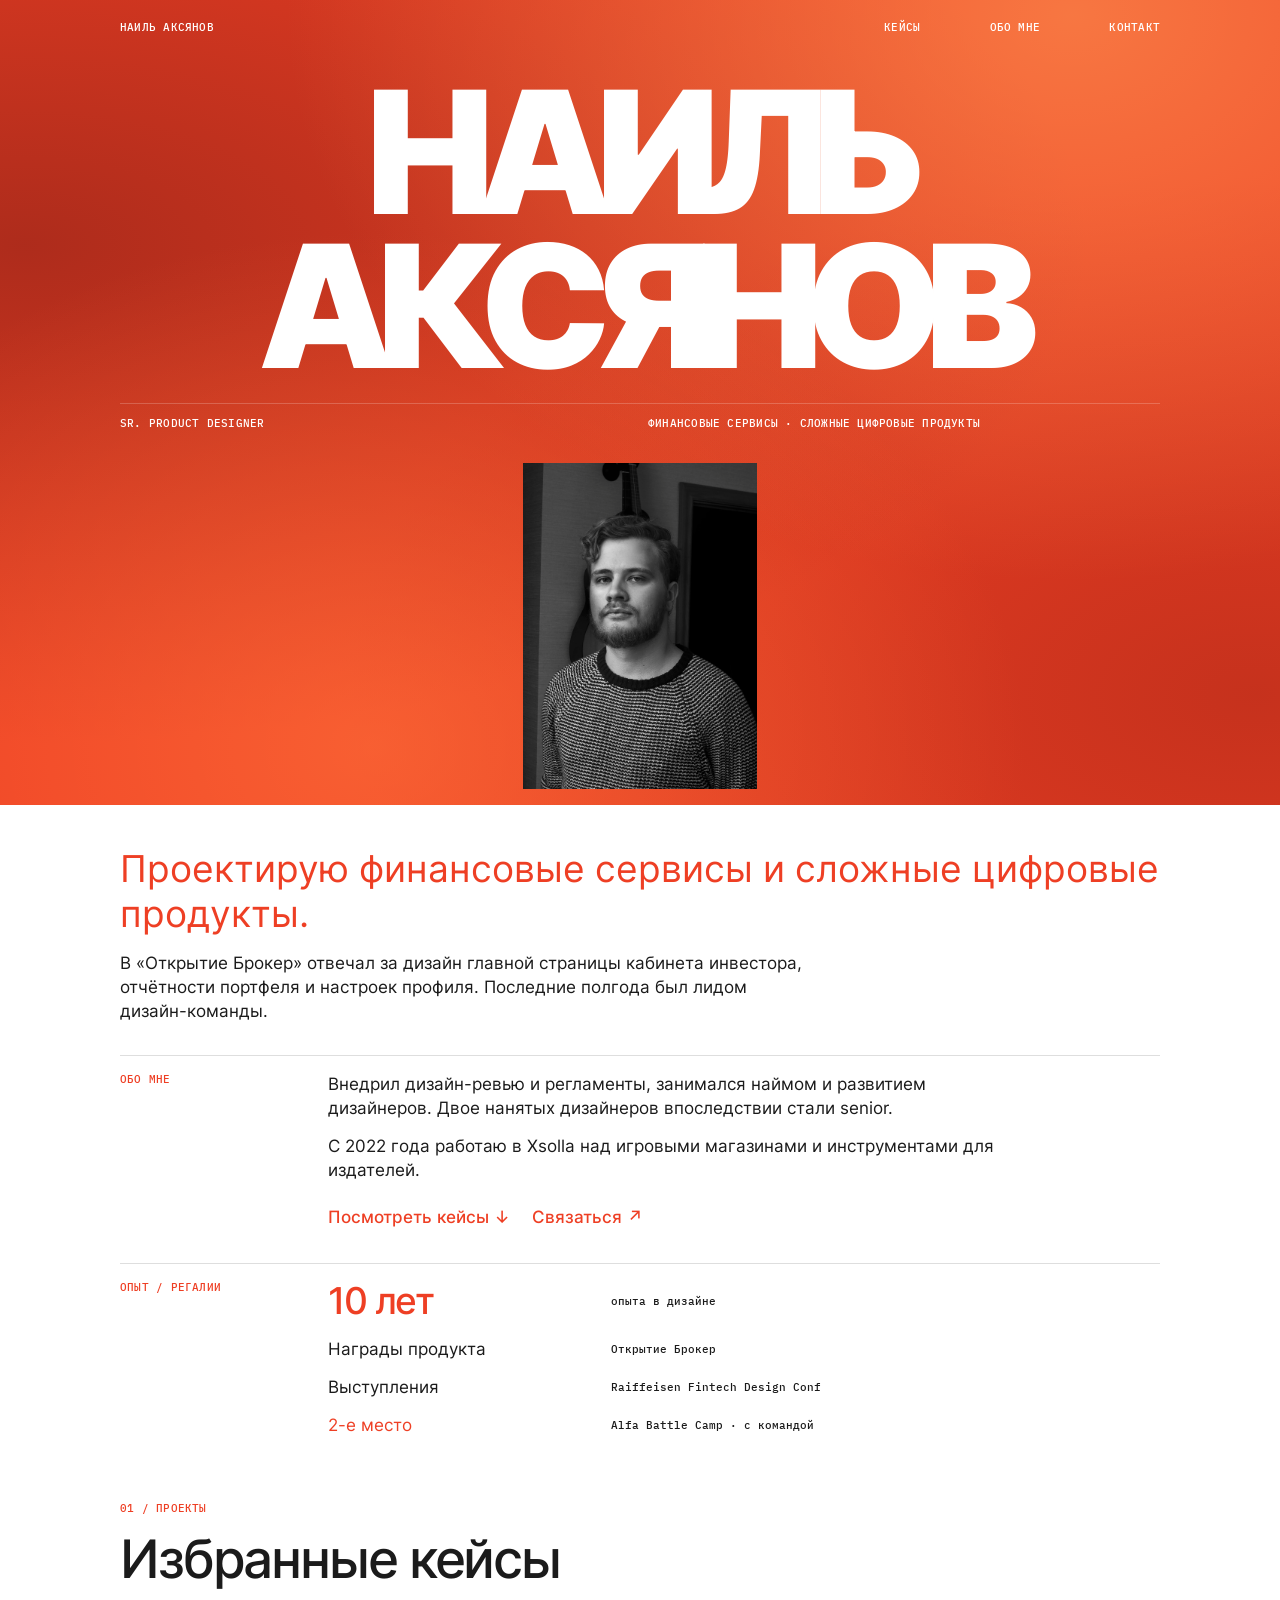
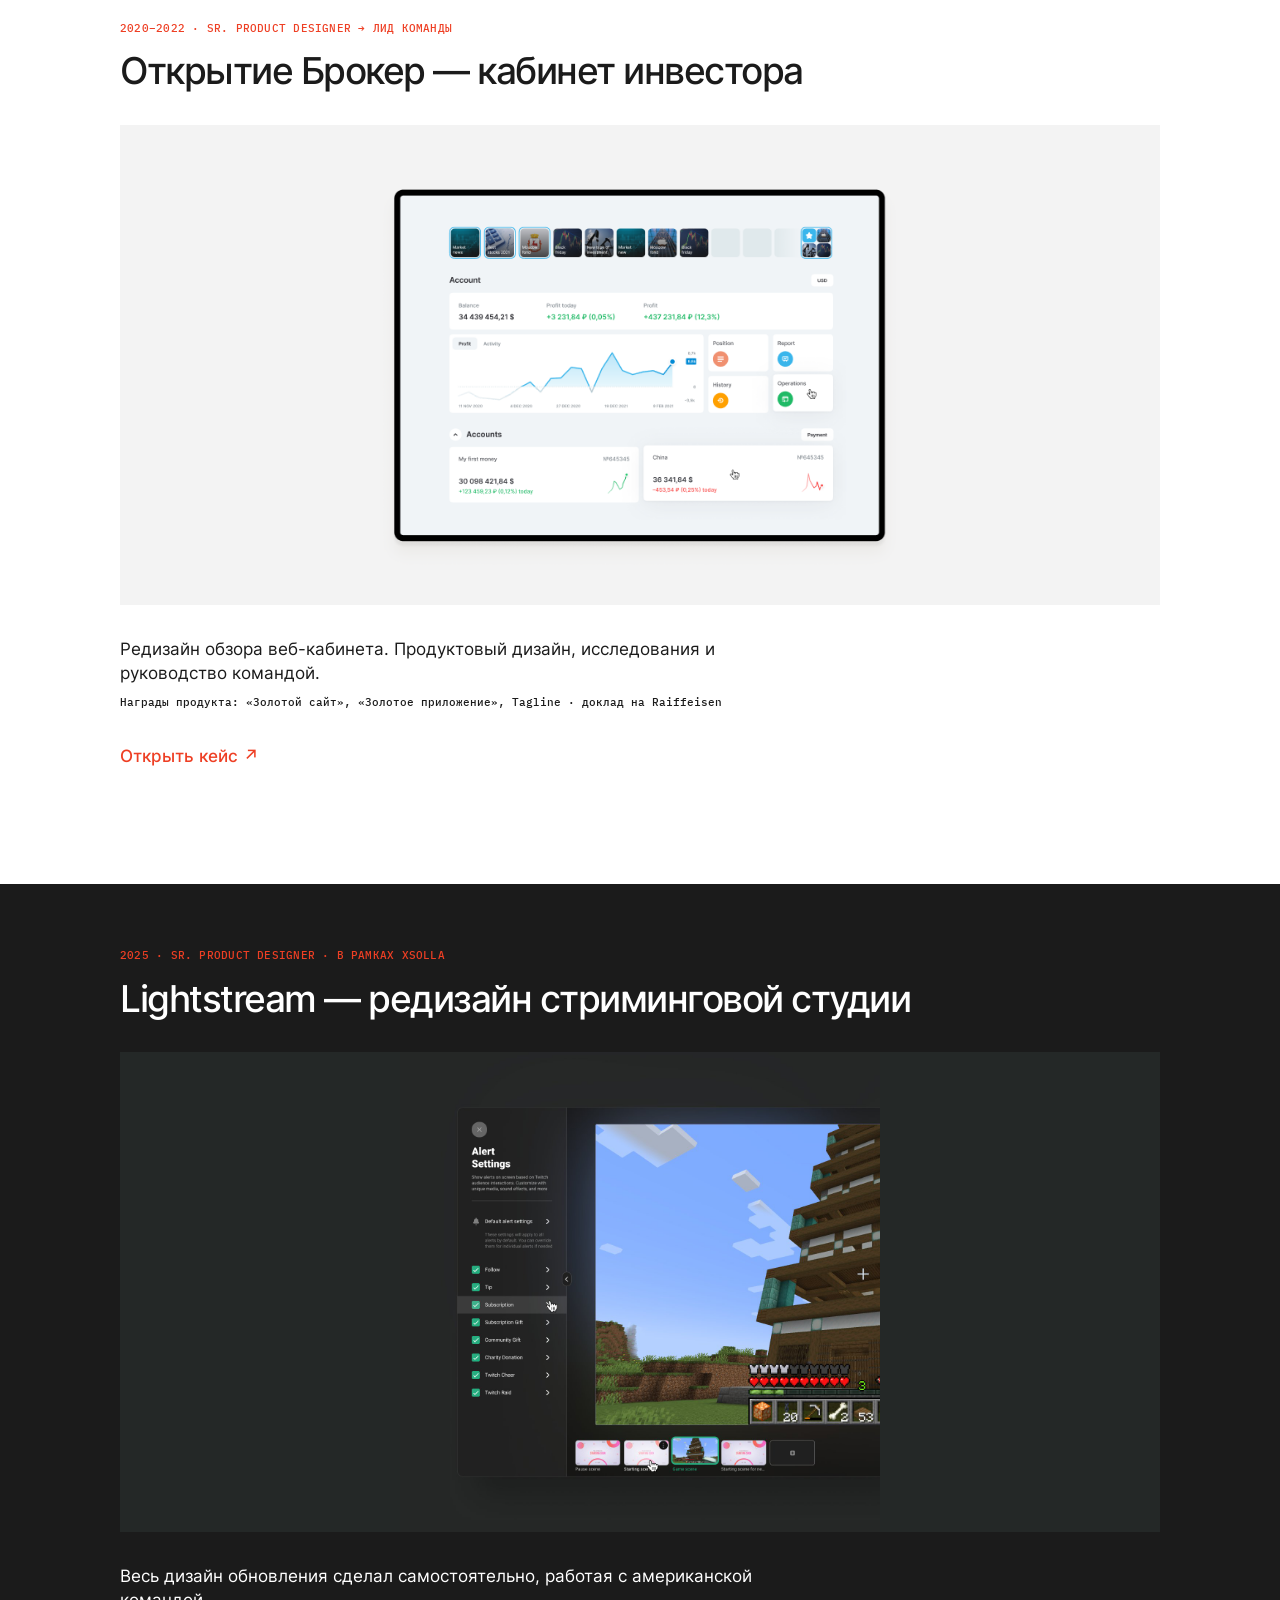
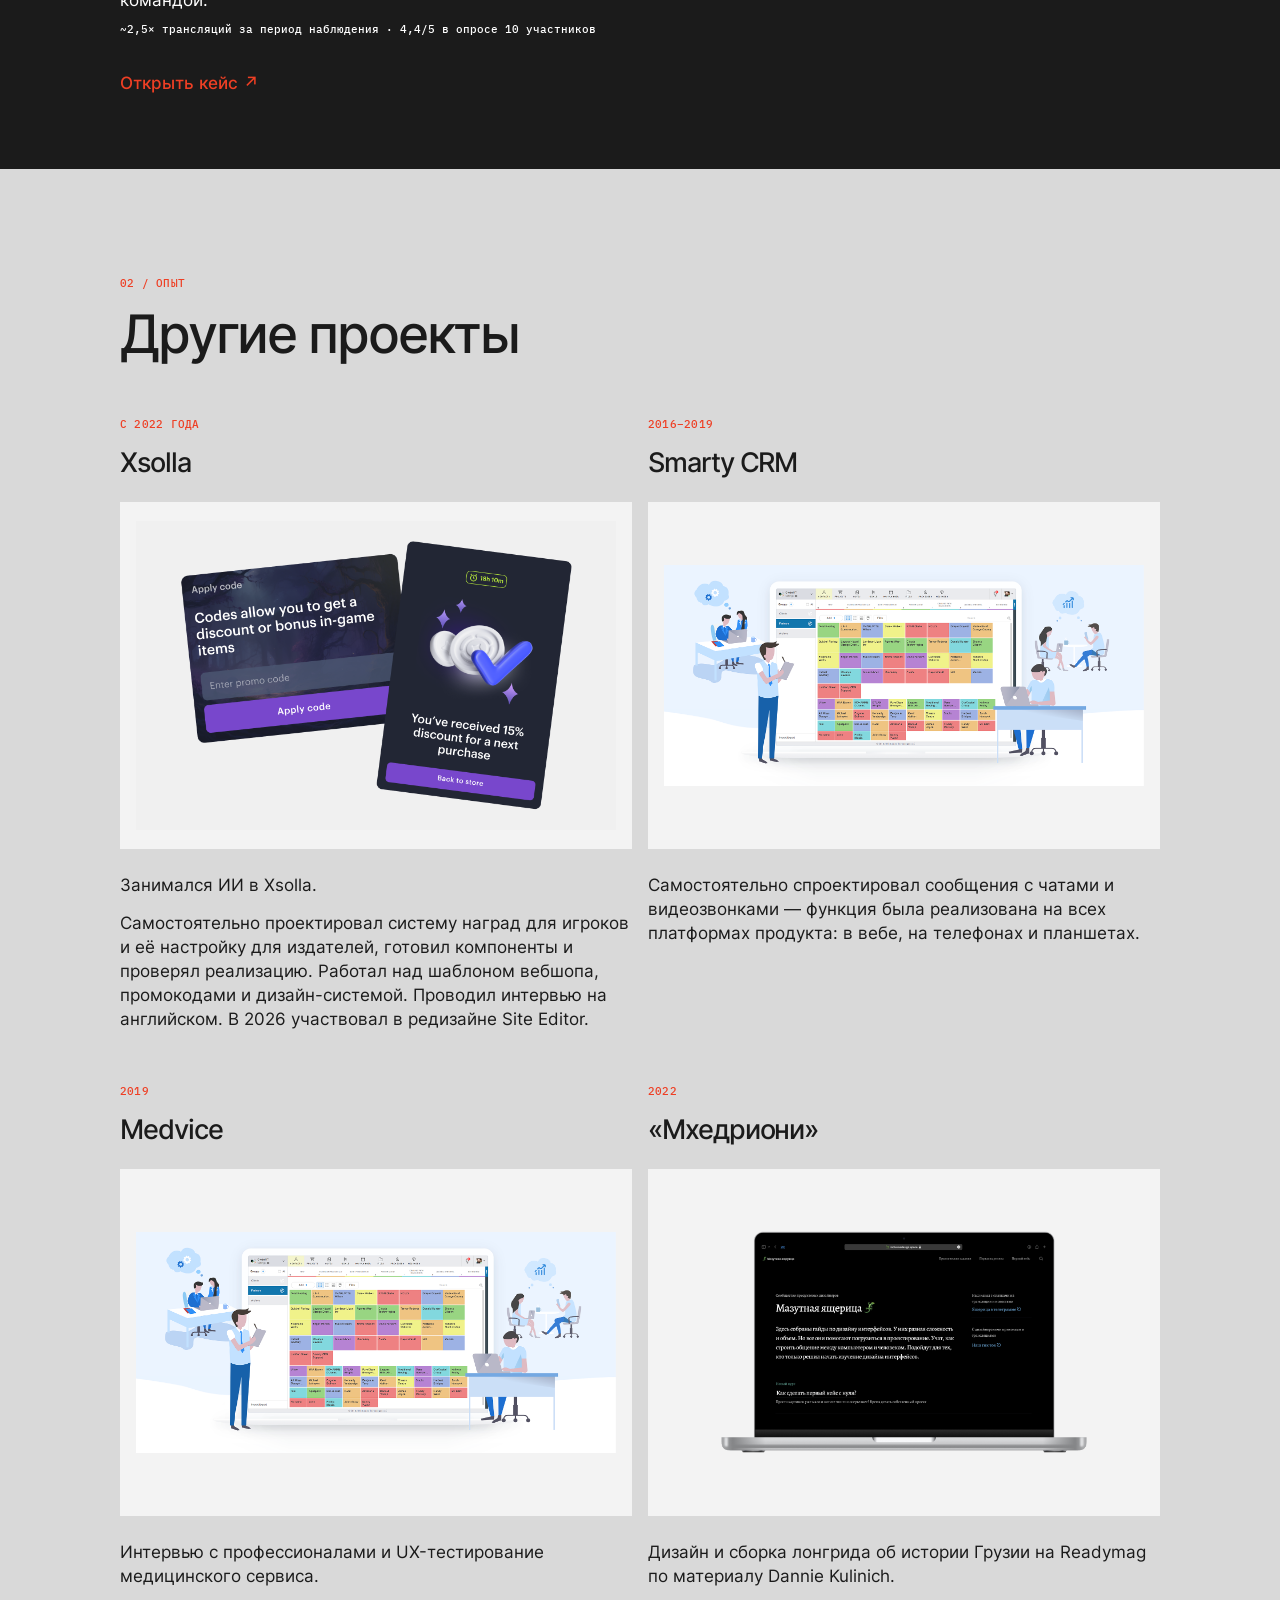
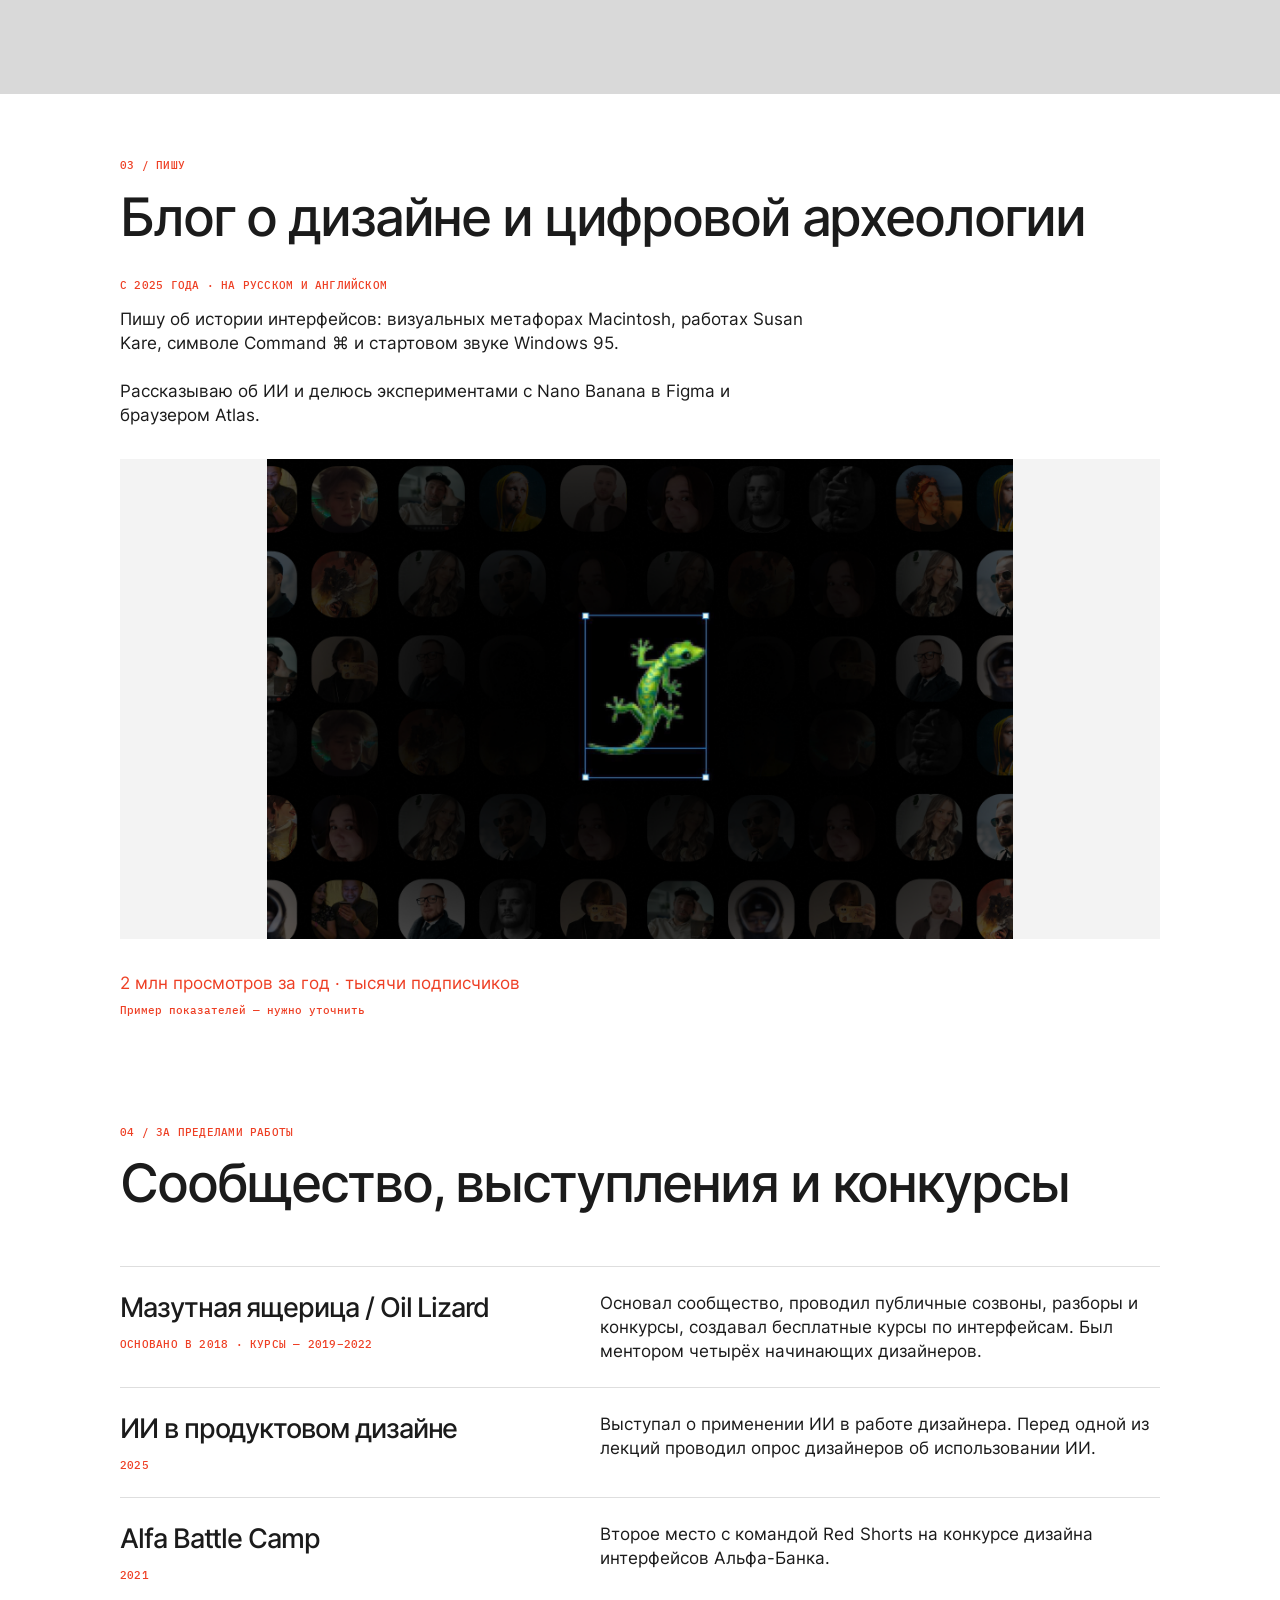
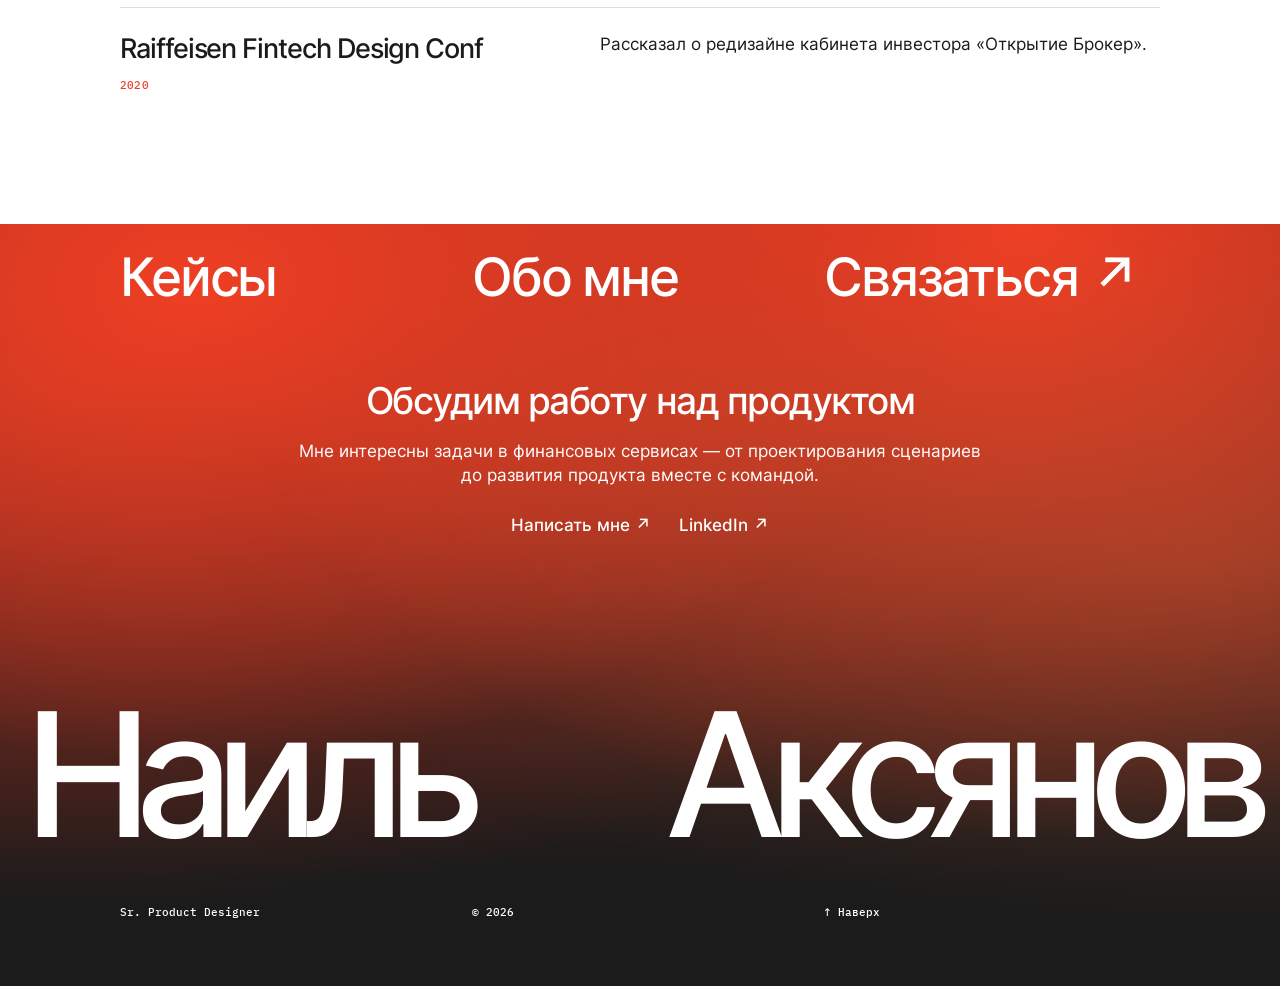
<file: index.html>
<!doctype html><html lang="ru"><head><meta charset="utf-8"><meta name="viewport" content="width=device-width,initial-scale=1"><meta name="description" content="Портфолио Наиля Аксянова: финансовые сервисы, сложные цифровые продукты и 10 лет опыта в дизайне."><meta name="theme-color" content="#ee3f24"><meta name="robots" content="noindex,nofollow"><title>Наиль Аксянов — Product Designer</title><link rel="icon" href="assets/favicon.svg" type="image/svg+xml"><link rel="preload" href="assets/fonts/InterVariable.ttf" as="font" type="font/ttf" crossorigin><link rel="stylesheet" href="styles.css"><script src="app.js" defer></script></head><body id="top"><a class="skip-link" href="#main-content">Перейти к содержанию</a><div class="home-hero"><header class="container site-nav"><a class="meta eyebrow" href="#top" style="color:inherit">Наиль Аксянов</a><nav class="meta eyebrow" aria-label="Основная навигация" style="color:inherit"><a href="#cases">Кейсы</a><a href="#about">Обо мне</a><a href="#contact">Контакт</a></nav></header><h1 class="wide-container hero-name" aria-label="Наиль Аксянов"><span aria-hidden="true">НАИЛЬ</span><span aria-hidden="true">АКСЯНОВ</span></h1><div class="container hero-meta meta eyebrow" style="color:inherit"><p>Sr. Product Designer</p><p>Финансовые сервисы · сложные цифровые продукты</p></div><figure class="hero-portrait"><img src="assets/images/portrait.png" alt="Наиль Аксянов" width="862" height="863" loading="eager" decoding="async" fetchpriority="high"></figure></div>
 <main id="main-content" tabindex="-1"><section class="home-intro" id="about" aria-labelledby="about-title"><div class="container"><h2 class="lead red" id="about-title">Проектирую финансовые сервисы и сложные цифровые продукты.</h2><p class="intro-narrative reading">В «Открытие Брокер» отвечал за дизайн главной страницы кабинета инвестора, отчётности портфеля и настроек профиля. Последние полгода был лидом дизайн-команды.</p><div class="profile-details"><div class="info-row"><p class="meta eyebrow">Обо мне</p><div class="info-content"><div class="prose"><p>Внедрил дизайн-ревью и регламенты, занимался наймом и развитием дизайнеров. Двое нанятых дизайнеров впоследствии стали senior.</p><p>С 2022 года работаю в Xsolla над игровыми магазинами и инструментами для издателей.</p></div><div class="actions"><a class="action" href="#cases">Посмотреть кейсы <span class="arrow" aria-hidden="true">↓</span></a><a class="action" href="#contact">Связаться <span class="arrow" aria-hidden="true">↗</span></a></div></div></div><div class="info-row"><p class="meta eyebrow">Опыт / Регалии</p><div class="credential-list"><div class="credential"><strong class="years">10 лет</strong><span class="meta">опыта в дизайне</span></div><div class="credential"><strong class="">Награды продукта</strong><span class="meta">Открытие Брокер</span></div><div class="credential"><strong class="">Выступления</strong><span class="meta">Raiffeisen Fintech Design Conf</span></div><div class="credential"><strong class="">2-е место</strong><span class="meta">Alfa Battle Camp · с командой</span></div></div></div></div></div></section>
 <section class="selected-work" id="cases" aria-labelledby="cases-title"><div class="container"><header class="section-heading"><p class="meta eyebrow">01 / Проекты</p><h2 class="section-title" id="cases-title">Избранные кейсы</h2></header><article class="project-card"><header class="project-header"><p class="meta eyebrow">2020–2022 · Sr. Product Designer → лид команды</p><h3 class="heading"><a class="project-title-link" href="otkritie.html">Открытие Брокер — кабинет инвестора</a></h3></header><a class="media-frame feature screen" href="otkritie.html" aria-label="Открыть кейс Открытие Брокер"><img src="assets/images/otkritie-web.png" alt="Веб-кабинет инвестора Открытие Брокер" width="840" height="540" loading="lazy" decoding="async"></a><div class="project-info"><div class="project-description"><p>Редизайн обзора веб-кабинета. Продуктовый дизайн, исследования и руководство командой.</p><p class="meta">Награды продукта: «Золотой сайт», «Золотое приложение», Tagline · доклад на Raiffeisen</p></div><a class="action" href="otkritie.html">Открыть кейс <span class="arrow" aria-hidden="true">↗</span></a></div></article></div><div class="dark dark-feature"><div class="container"><article class="project-card"><header class="project-header"><p class="meta eyebrow">2025 · Sr. Product Designer · в рамках Xsolla</p><h3 class="heading"><a class="project-title-link" href="lightstream.html">Lightstream — редизайн стриминговой студии</a></h3></header><a class="media-frame feature lightstream" href="lightstream.html" aria-label="Открыть кейс Lightstream"><img src="assets/images/lightstream.jpg" alt="Интерфейс Lightstream Studio" width="1312" height="1312" loading="lazy" decoding="async"></a><div class="project-info"><div class="project-description"><p>Весь дизайн обновления сделал самостоятельно, работая с американской командой.</p><p class="meta">~2,5× трансляций за период наблюдения · 4,4/5 в опросе 10 участников</p></div><a class="action" href="lightstream.html">Открыть кейс <span class="arrow" aria-hidden="true">↗</span></a></div></article></div></div></section>
 <section class="other-work" aria-labelledby="other-title"><div class="container"><header class="section-heading"><p class="meta eyebrow">02 / Опыт</p><h2 class="section-title" id="other-title">Другие проекты</h2></header><div class="project-grid"><article class="compact-card"><header class="project-header"><p class="meta eyebrow">с 2022 года</p><h3 class="compact-title">Xsolla</h3></header><a class="media-frame screen" href="assets/images/xsolla-promo.png" aria-label="Открыть изображение: Промокоды и интерфейс игрового магазина Xsolla" data-lightbox><img src="assets/images/xsolla-promo.png" alt="Промокоды и интерфейс игрового магазина Xsolla" width="840" height="540" loading="lazy" decoding="async"></a><div class="prose"><p>Занимался ИИ в Xsolla.</p><p>Самостоятельно проектировал систему наград для игроков и её настройку для издателей, готовил компоненты и проверял реализацию. Работал над шаблоном вебшопа, промокодами и дизайн-системой. Проводил интервью на английском. В 2026 участвовал в редизайне Site Editor.</p></div></article><article class="compact-card"><header class="project-header"><p class="meta eyebrow">2016–2019</p><h3 class="compact-title">Smarty CRM</h3></header><a class="media-frame screen" href="assets/images/smarty-crm.png" aria-label="Открыть изображение: Интерфейс Smarty CRM" data-lightbox><img src="assets/images/smarty-crm.png" alt="Интерфейс Smarty CRM" width="1799" height="831" loading="lazy" decoding="async"></a><div class="prose"><p>Самостоятельно спроектировал сообщения с чатами и видеозвонками — функция была реализована на всех платформах продукта: в вебе, на телефонах и планшетах.</p></div></article><article class="compact-card"><header class="project-header"><p class="meta eyebrow">2019</p><h3 class="compact-title">Medvice</h3></header><a class="media-frame screen" href="assets/images/smarty-crm.png" aria-label="Открыть изображение: Повторный визуал из подборки работ: Smarty CRM" data-lightbox><img src="assets/images/smarty-crm.png" alt="Повторный визуал из подборки работ: Smarty CRM" width="1799" height="831" loading="lazy" decoding="async"></a><div class="prose"><p>Интервью с профессионалами и UX-тестирование медицинского сервиса.</p></div></article><article class="compact-card"><header class="project-header"><p class="meta eyebrow">2022</p><h3 class="compact-title">«Мхедриони»</h3></header><a class="media-frame screen" href="assets/images/oil-lizard.png" aria-label="Открыть изображение: Повторный визуал из подборки работ: Мазутная ящерица" data-lightbox><img src="assets/images/oil-lizard.png" alt="Повторный визуал из подборки работ: Мазутная ящерица" width="840" height="540" loading="lazy" decoding="async"></a><div class="prose"><p>Дизайн и сборка лонгрида об истории Грузии на Readymag по материалу Dannie Kulinich.</p></div></article></div></div></section>
 <section class="blog" aria-labelledby="blog-title"><div class="container"><header class="section-heading"><p class="meta eyebrow">03 / Пишу</p><h2 class="section-title" id="blog-title">Блог о дизайне и цифровой археологии</h2></header><div class="blog-content"><div class="text-group reading"><p class="meta eyebrow">С 2025 года · на русском и английском</p><div class="prose"><p>Пишу об истории интерфейсов: визуальных метафорах Macintosh, работах Susan Kare, символе Command ⌘ и стартовом звуке Windows 95.</p><p>Рассказываю об ИИ и делюсь экспериментами с Nano Banana в Figma и браузером Atlas.</p></div></div><a class="media-frame feature" href="assets/images/community.png" aria-label="Открыть изображение: Графика авторского сообщества Мазутная ящерица" data-lightbox><img src="assets/images/community.png" alt="Графика авторского сообщества Мазутная ящерица" width="840" height="540" loading="lazy" decoding="async"></a><div class="blog-proof"><p>2 млн просмотров за год · тысячи подписчиков</p><p class="meta">Пример показателей — нужно уточнить</p></div></div></div></section>
 <section class="community" aria-labelledby="community-title"><div class="container"><header class="section-heading"><p class="meta eyebrow">04 / За пределами работы</p><h2 class="section-title" id="community-title">Сообщество, выступления и конкурсы</h2></header><div class="community-list"><article class="community-row"><header><h3 class="compact-title">Мазутная ящерица / Oil Lizard</h3><p class="meta eyebrow">Основано в 2018 · курсы — 2019–2022</p></header><p>Основал сообщество, проводил публичные созвоны, разборы и конкурсы, создавал бесплатные курсы по интерфейсам. Был ментором четырёх начинающих дизайнеров.</p></article><article class="community-row"><header><h3 class="compact-title">ИИ в продуктовом дизайне</h3><p class="meta eyebrow">2025</p></header><p>Выступал о применении ИИ в работе дизайнера. Перед одной из лекций проводил опрос дизайнеров об использовании ИИ.</p></article><article class="community-row"><header><h3 class="compact-title">Alfa Battle Camp</h3><p class="meta eyebrow">2021</p></header><p>Второе место с командой Red Shorts на конкурсе дизайна интерфейсов Альфа-Банка.</p></article><article class="community-row"><header><h3 class="compact-title">Raiffeisen Fintech Design Conf</h3><p class="meta eyebrow">2020</p></header><p>Рассказал о редизайне кабинета инвестора «Открытие Брокер».</p></article></div></div></section></main><footer class="site-footer " id="contact">
 <nav class="container footer-nav" aria-label="Навигация внизу страницы"><a href="index.html#cases">Кейсы</a><a href="index.html#about">Обо мне</a><a href="mailto:aksyanovnial@gmail.com">Связаться ↗</a></nav>
 <div class="container footer-contact"><h2 class="heading">Обсудим работу над продуктом</h2><p>Мне интересны задачи в финансовых сервисах — от проектирования сценариев до развития продукта вместе с командой.</p><div class="footer-links"><a href="mailto:aksyanovnial@gmail.com">Написать мне ↗</a><a href="https://www.linkedin.com/in/nial-aksyanov">LinkedIn ↗</a></div></div>
 <p class="wide-container footer-signature"><span>Наиль</span><span>Аксянов</span></p><div class="container footer-meta meta"><span>Sr. Product Designer</span><span>© 2026</span><a href="#top">↑ Наверх</a></div></footer><dialog class="media-dialog" id="media-dialog" aria-labelledby="dialog-title"><div class="dialog-toolbar"><h2 class="sr-only" id="dialog-title">Просмотр изображения</h2><button class="dialog-close" type="button">Закрыть ×</button></div><img class="dialog-image" alt=""><p class="dialog-caption meta"></p></dialog></body></html>
</file>
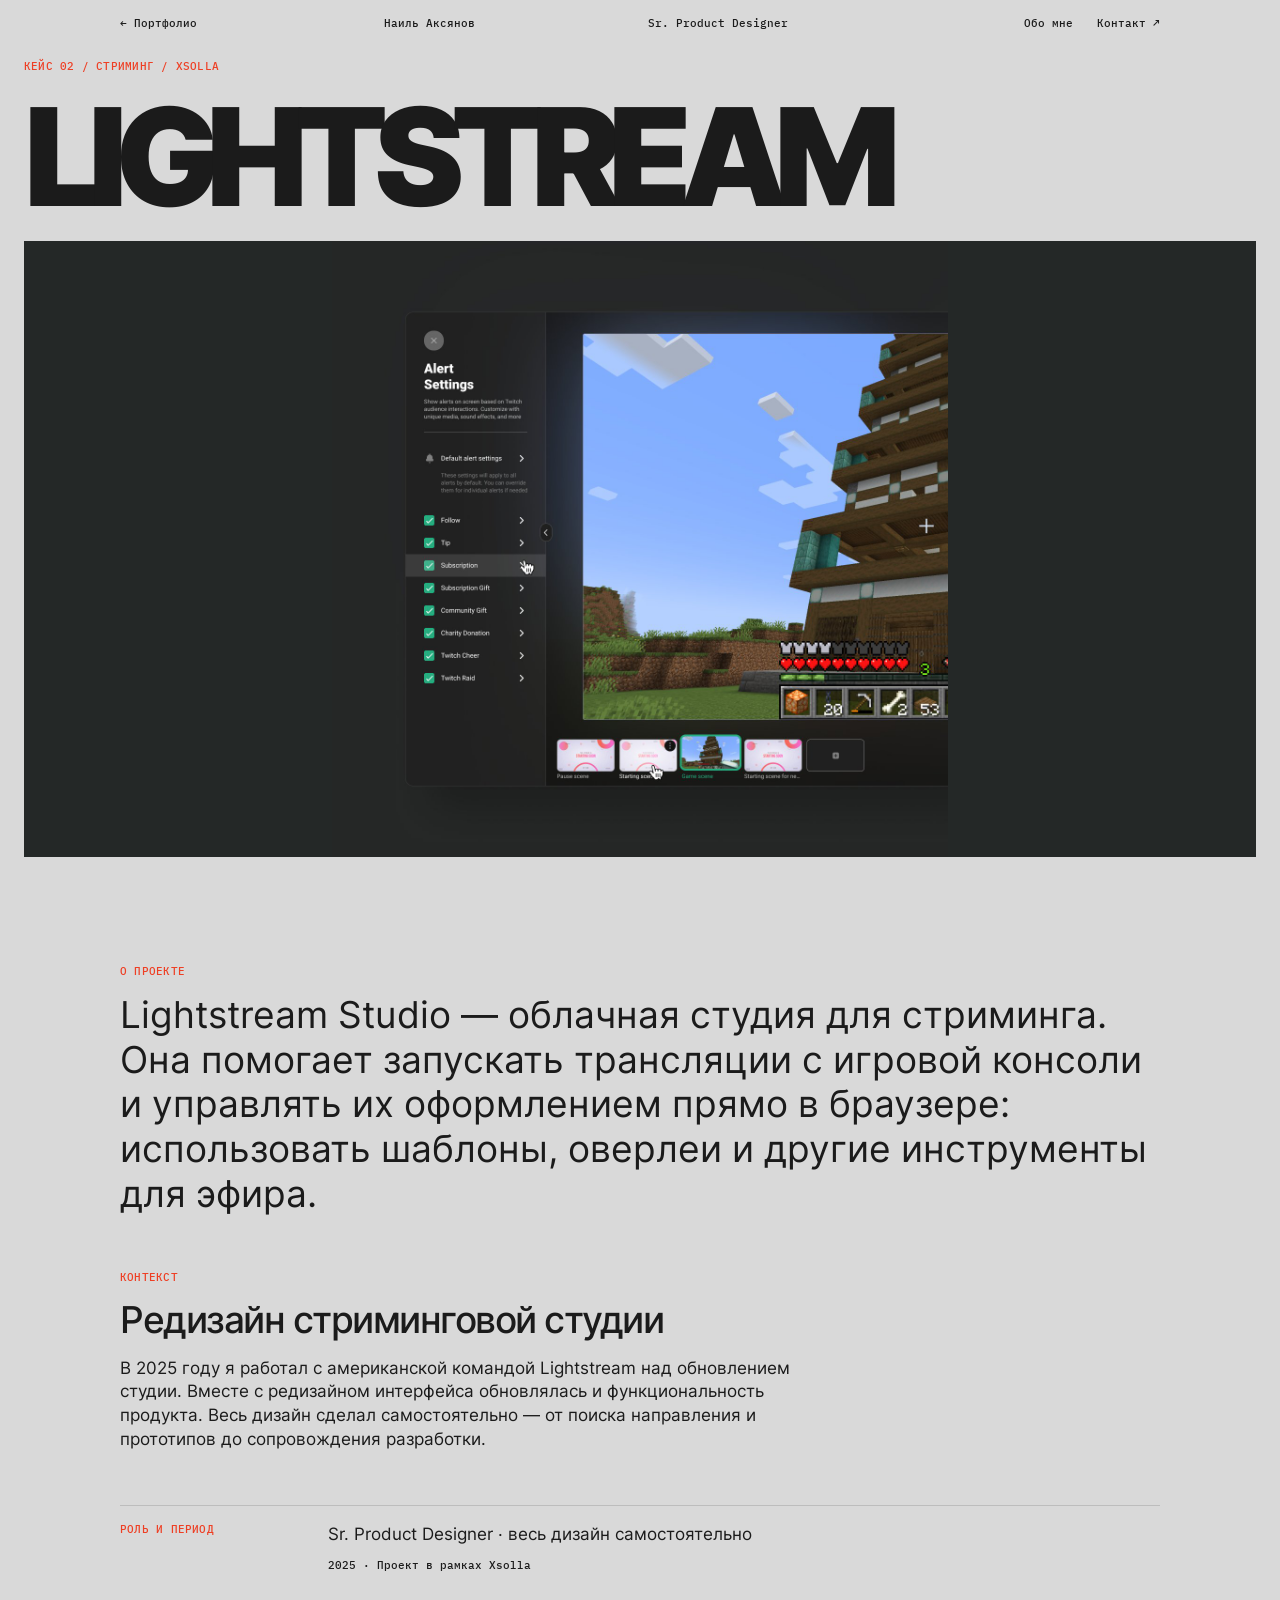
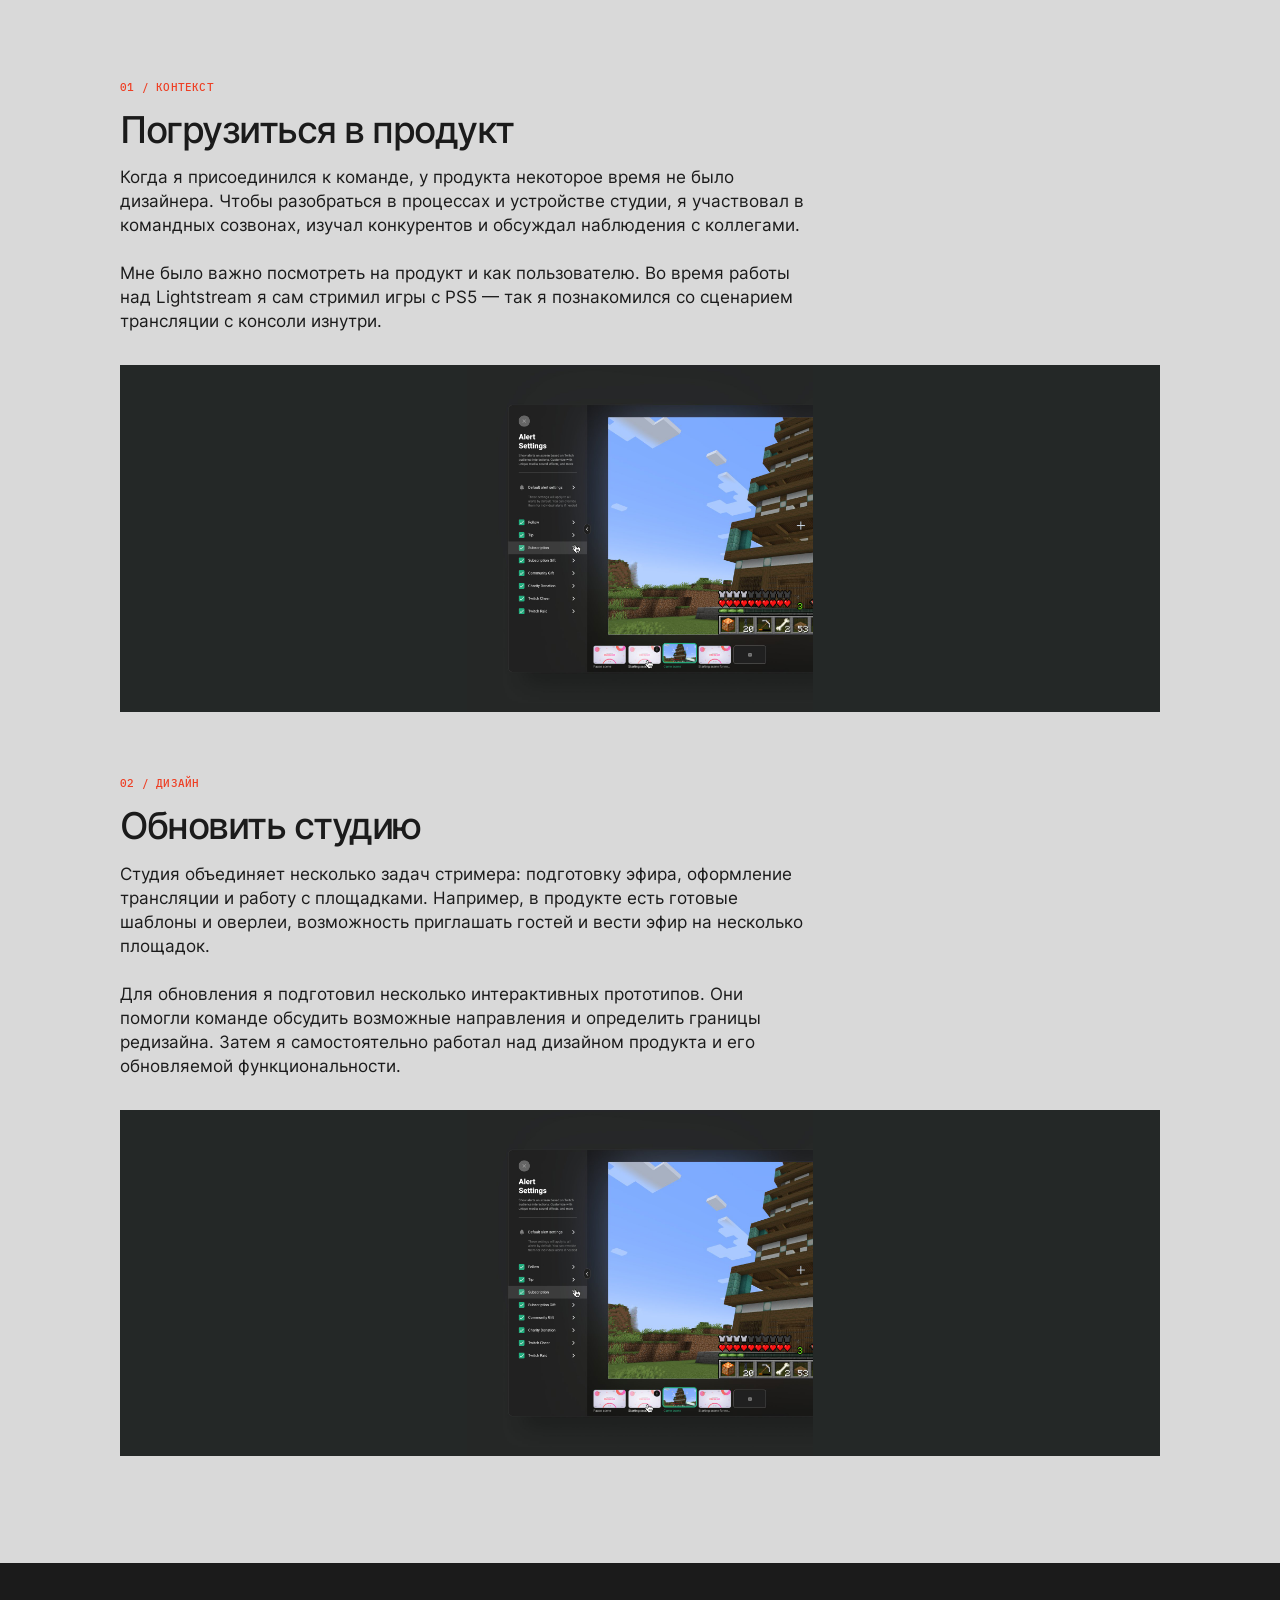
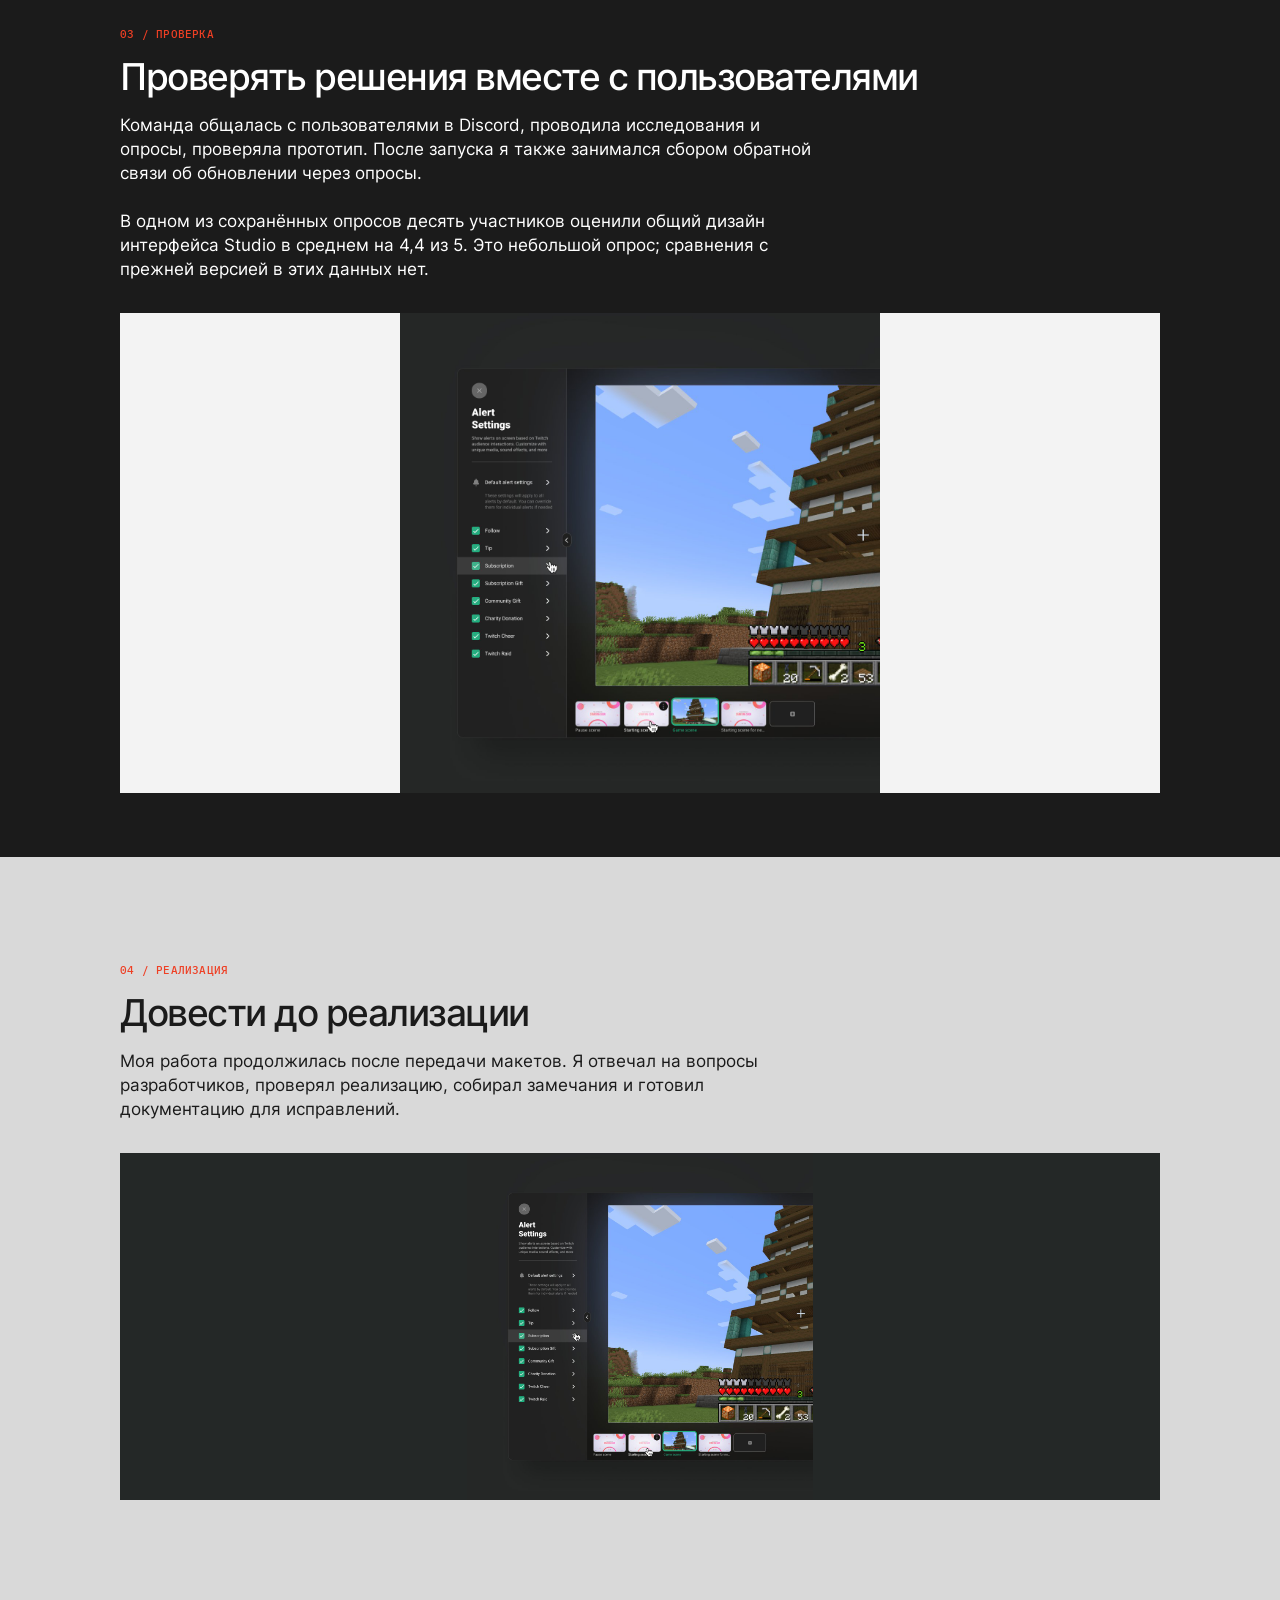
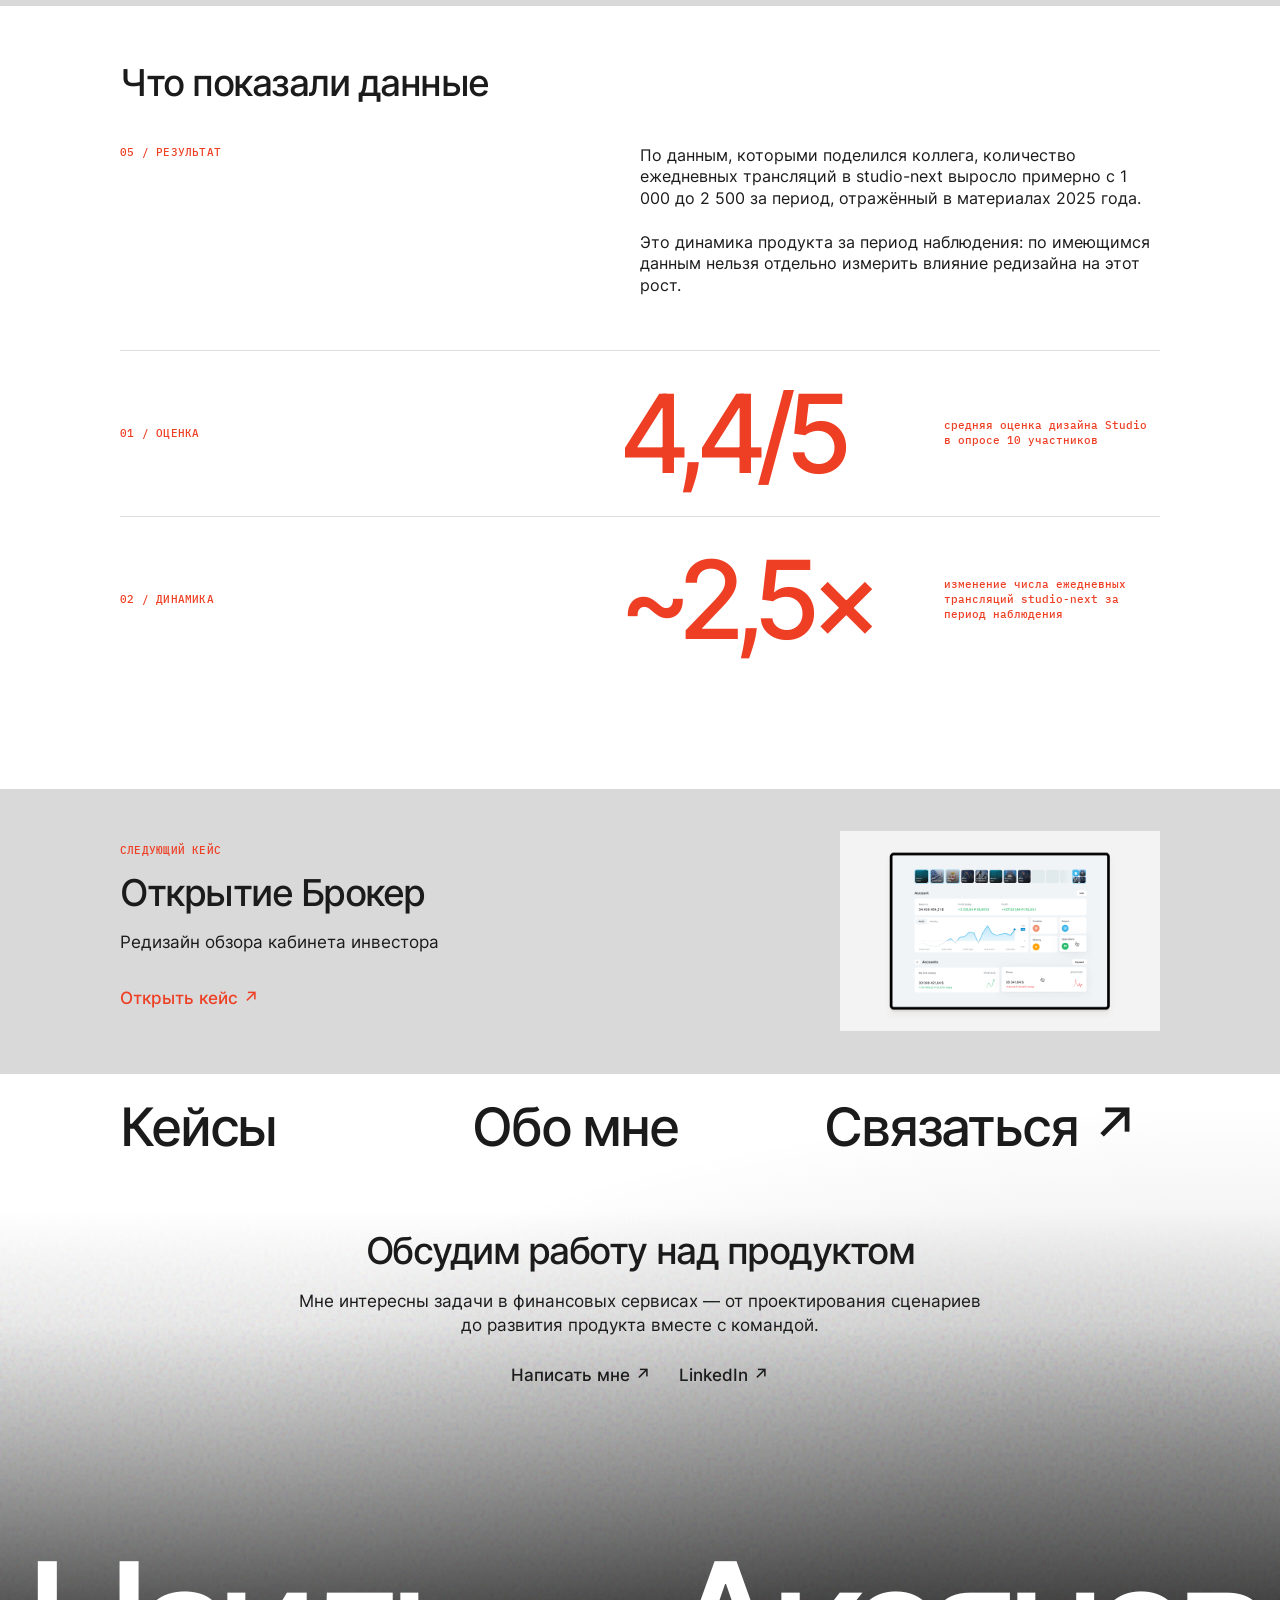
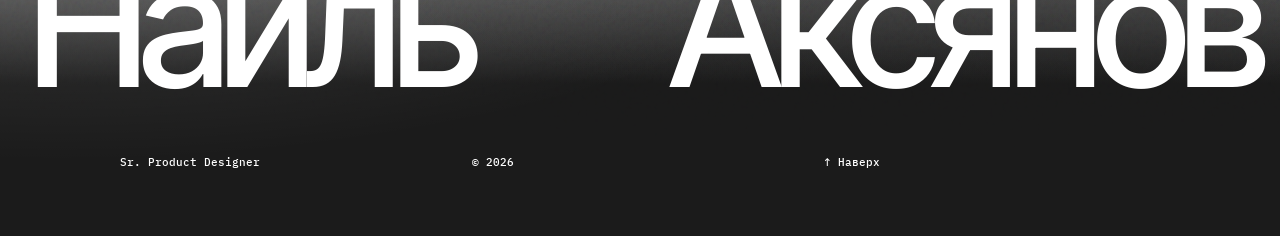
<file: lightstream.html>
<!doctype html><html lang="ru"><head><meta charset="utf-8"><meta name="viewport" content="width=device-width,initial-scale=1"><meta name="description" content="Редизайн стриминговой студии Lightstream: личный вклад, проверка решений и сопровождение реализации."><meta name="theme-color" content="#ee3f24"><meta name="robots" content="noindex,nofollow"><title>Lightstream — Наиль Аксянов</title><link rel="icon" href="assets/favicon.svg" type="image/svg+xml"><link rel="preload" href="assets/fonts/InterVariable.ttf" as="font" type="font/ttf" crossorigin><link rel="stylesheet" href="styles.css"><script src="app.js" defer></script></head><body id="top"><a class="skip-link" href="#main-content">Перейти к содержанию</a><header class="container site-nav case-nav meta"><a href="index.html">← Портфолио</a><a class="nav-author" href="index.html">Наиль Аксянов</a><span class="nav-role">Sr. Product Designer</span><nav aria-label="Основная навигация"><a href="index.html#about">Обо мне</a><a href="#contact">Контакт ↗</a></nav></header><main id="main-content" tabindex="-1"><div class="wide-container case-kicker meta eyebrow">Кейс 02 / Стриминг / Xsolla</div><h1 class="wide-container case-display"><span>Lightstream</span></h1><div class="wide-container"><a class="media-frame case-cover lightstream" href="assets/images/lightstream.jpg" aria-label="Открыть изображение: Lightstream — интерфейс продукта" data-lightbox><img src="assets/images/lightstream.jpg" alt="Lightstream — интерфейс продукта" width="1312" height="1312" loading="eager" decoding="async" fetchpriority="high"></a></div><section class="container case-intro" aria-labelledby="intro-heading"><div class="text-group"><p class="meta eyebrow">О проекте</p><p class="lead">Lightstream Studio — облачная студия для стриминга. Она помогает запускать трансляции с игровой консоли и управлять их оформлением прямо в браузере: использовать шаблоны, оверлеи и другие инструменты для эфира.</p></div><div class="case-contribution text-group"><p class="meta eyebrow">Контекст</p><h2 class="heading" id="intro-heading">Редизайн стриминговой студии</h2><div class="prose reading"><p>В 2025 году я работал с американской командой Lightstream над обновлением студии. Вместе с редизайном интерфейса обновлялась и функциональность продукта. Весь дизайн сделал самостоятельно — от поиска направления и прототипов до сопровождения разработки.</p></div></div><div class="case-records"><div class="info-row"><p class="meta eyebrow">Роль и период</p><div class="role-detail"><p>Sr. Product Designer · весь дизайн самостоятельно</p><p class="meta">2025 · Проект в рамках Xsolla</p></div></div></div></section><div class="case-story"><section class="chapter " aria-labelledby="context-title"><div class="container"><div class="text-group"><p class="meta eyebrow">01 / Контекст</p><h2 class="heading" id="context-title">Погрузиться в продукт</h2><div class="prose"><p>Когда я присоединился к команде, у продукта некоторое время не было дизайнера. Чтобы разобраться в процессах и устройстве студии, я участвовал в командных созвонах, изучал конкурентов и обсуждал наблюдения с коллегами.</p><p>Мне было важно посмотреть на продукт и как пользователю. Во время работы над Lightstream я сам стримил игры с PS5 — так я познакомился со сценарием трансляции с консоли изнутри.</p></div></div><a class="media-frame support lightstream" href="assets/images/lightstream.jpg" aria-label="Открыть изображение: Интерфейс Lightstream Studio" data-lightbox><img src="assets/images/lightstream.jpg" alt="Интерфейс Lightstream Studio" width="1312" height="1312" loading="lazy" decoding="async"></a></div></section><section class="chapter related" aria-labelledby="design-title"><div class="container"><div class="text-group"><p class="meta eyebrow">02 / Дизайн</p><h2 class="heading" id="design-title">Обновить студию</h2><div class="prose"><p>Студия объединяет несколько задач стримера: подготовку эфира, оформление трансляции и работу с площадками. Например, в продукте есть готовые шаблоны и оверлеи, возможность приглашать гостей и вести эфир на несколько площадок.</p><p>Для обновления я подготовил несколько интерактивных прототипов. Они помогли команде обсудить возможные направления и определить границы редизайна. Затем я самостоятельно работал над дизайном продукта и его обновляемой функциональности.</p></div></div><a class="media-frame support lightstream" href="assets/images/lightstream.jpg" aria-label="Открыть изображение: Интерфейс Lightstream Studio" data-lightbox><img src="assets/images/lightstream.jpg" alt="Интерфейс Lightstream Studio" width="1312" height="1312" loading="lazy" decoding="async"></a></div></section><section class="chapter dark" aria-labelledby="research-title"><div class="container"><div class="text-group"><p class="meta eyebrow">03 / Проверка</p><h2 class="heading" id="research-title">Проверять решения вместе с пользователями</h2><div class="prose"><p>Команда общалась с пользователями в Discord, проводила исследования и опросы, проверяла прототип. После запуска я также занимался сбором обратной связи об обновлении через опросы.</p><p>В одном из сохранённых опросов десять участников оценили общий дизайн интерфейса Studio в среднем на 4,4 из 5. Это небольшой опрос; сравнения с прежней версией в этих данных нет.</p></div></div><a class="media-frame feature lightstream" href="assets/images/lightstream.jpg" aria-label="Открыть изображение: Интерфейс Lightstream Studio" data-lightbox><img src="assets/images/lightstream.jpg" alt="Интерфейс Lightstream Studio" width="1312" height="1312" loading="lazy" decoding="async"></a></div></section><section class="chapter " aria-labelledby="delivery-title"><div class="container"><div class="text-group"><p class="meta eyebrow">04 / Реализация</p><h2 class="heading" id="delivery-title">Довести до реализации</h2><div class="prose"><p>Моя работа продолжилась после передачи макетов. Я отвечал на вопросы разработчиков, проверял реализацию, собирал замечания и готовил документацию для исправлений.</p></div></div><a class="media-frame support lightstream" href="assets/images/lightstream.jpg" aria-label="Открыть изображение: Интерфейс Lightstream Studio" data-lightbox><img src="assets/images/lightstream.jpg" alt="Интерфейс Lightstream Studio" width="1312" height="1312" loading="lazy" decoding="async"></a></div></section></div><section class="results" aria-labelledby="results-title"><div class="container"><div class="results-intro"><h2 class="heading" id="results-title">Что показали данные</h2><p class="meta eyebrow">05 / Результат</p><div class="prose"><p>По данным, которыми поделился коллега, количество ежедневных трансляций в studio-next выросло примерно с 1 000 до 2 500 за период, отражённый в материалах 2025 года.</p><p>Это динамика продукта за период наблюдения: по имеющимся данным нельзя отдельно измерить влияние редизайна на этот рост.</p></div></div><div class="result-list"><div class="result-row"><p class="meta eyebrow">01 / Оценка</p><strong class="result-number">4,4/5</strong><p class="meta">средняя оценка дизайна Studio в опросе 10 участников</p></div><div class="result-row"><p class="meta eyebrow">02 / Динамика</p><strong class="result-number">~2,5×</strong><p class="meta">изменение числа ежедневных трансляций studio-next за период наблюдения</p></div></div></div></section><aside class="next-project" aria-label="Следующий кейс"><div class="container"><div class="next-project-text"><div class="text-group"><p class="meta eyebrow">Следующий кейс</p><h2 class="heading"><a href="otkritie.html">Открытие Брокер</a></h2></div><div class="next-project-info"><p>Редизайн обзора кабинета инвестора</p><a class="action" href="otkritie.html">Открыть кейс <span class="arrow" aria-hidden="true">↗</span></a></div></div><a class="media-frame screen" href="otkritie.html" aria-label="Открыть кейс Открытие Брокер"><img src="assets/images/otkritie-web.png" alt="Открытие Брокер" width="840" height="540" loading="lazy" decoding="async"></a></div></aside></main><footer class="site-footer footer-mono" id="contact">
 <nav class="container footer-nav" aria-label="Навигация внизу страницы"><a href="index.html#cases">Кейсы</a><a href="index.html#about">Обо мне</a><a href="mailto:aksyanovnial@gmail.com">Связаться ↗</a></nav>
 <div class="container footer-contact"><h2 class="heading">Обсудим работу над продуктом</h2><p>Мне интересны задачи в финансовых сервисах — от проектирования сценариев до развития продукта вместе с командой.</p><div class="footer-links"><a href="mailto:aksyanovnial@gmail.com">Написать мне ↗</a><a href="https://www.linkedin.com/in/nial-aksyanov">LinkedIn ↗</a></div></div>
 <p class="wide-container footer-signature"><span>Наиль</span><span>Аксянов</span></p><div class="container footer-meta meta"><span>Sr. Product Designer</span><span>© 2026</span><a href="#top">↑ Наверх</a></div></footer><dialog class="media-dialog" id="media-dialog" aria-labelledby="dialog-title"><div class="dialog-toolbar"><h2 class="sr-only" id="dialog-title">Просмотр изображения</h2><button class="dialog-close" type="button">Закрыть ×</button></div><img class="dialog-image" alt=""><p class="dialog-caption meta"></p></dialog></body></html>
</file>
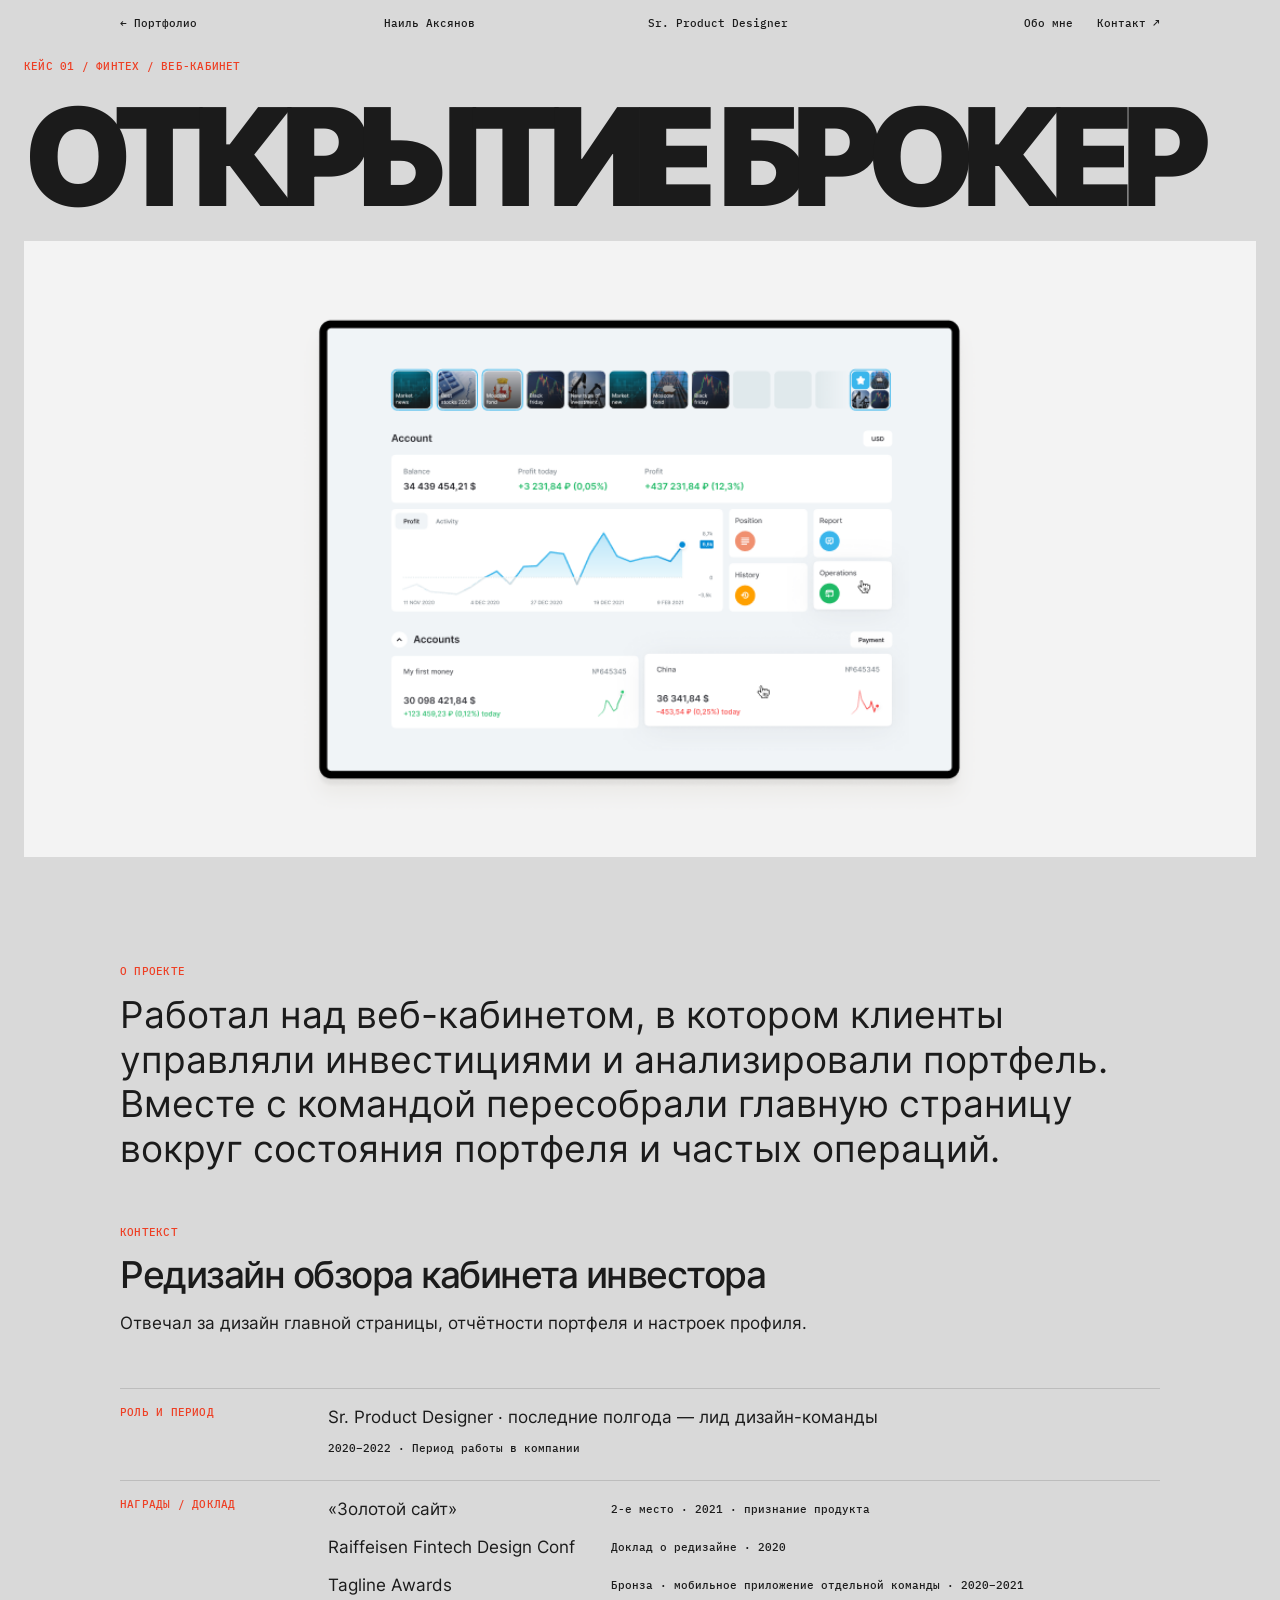
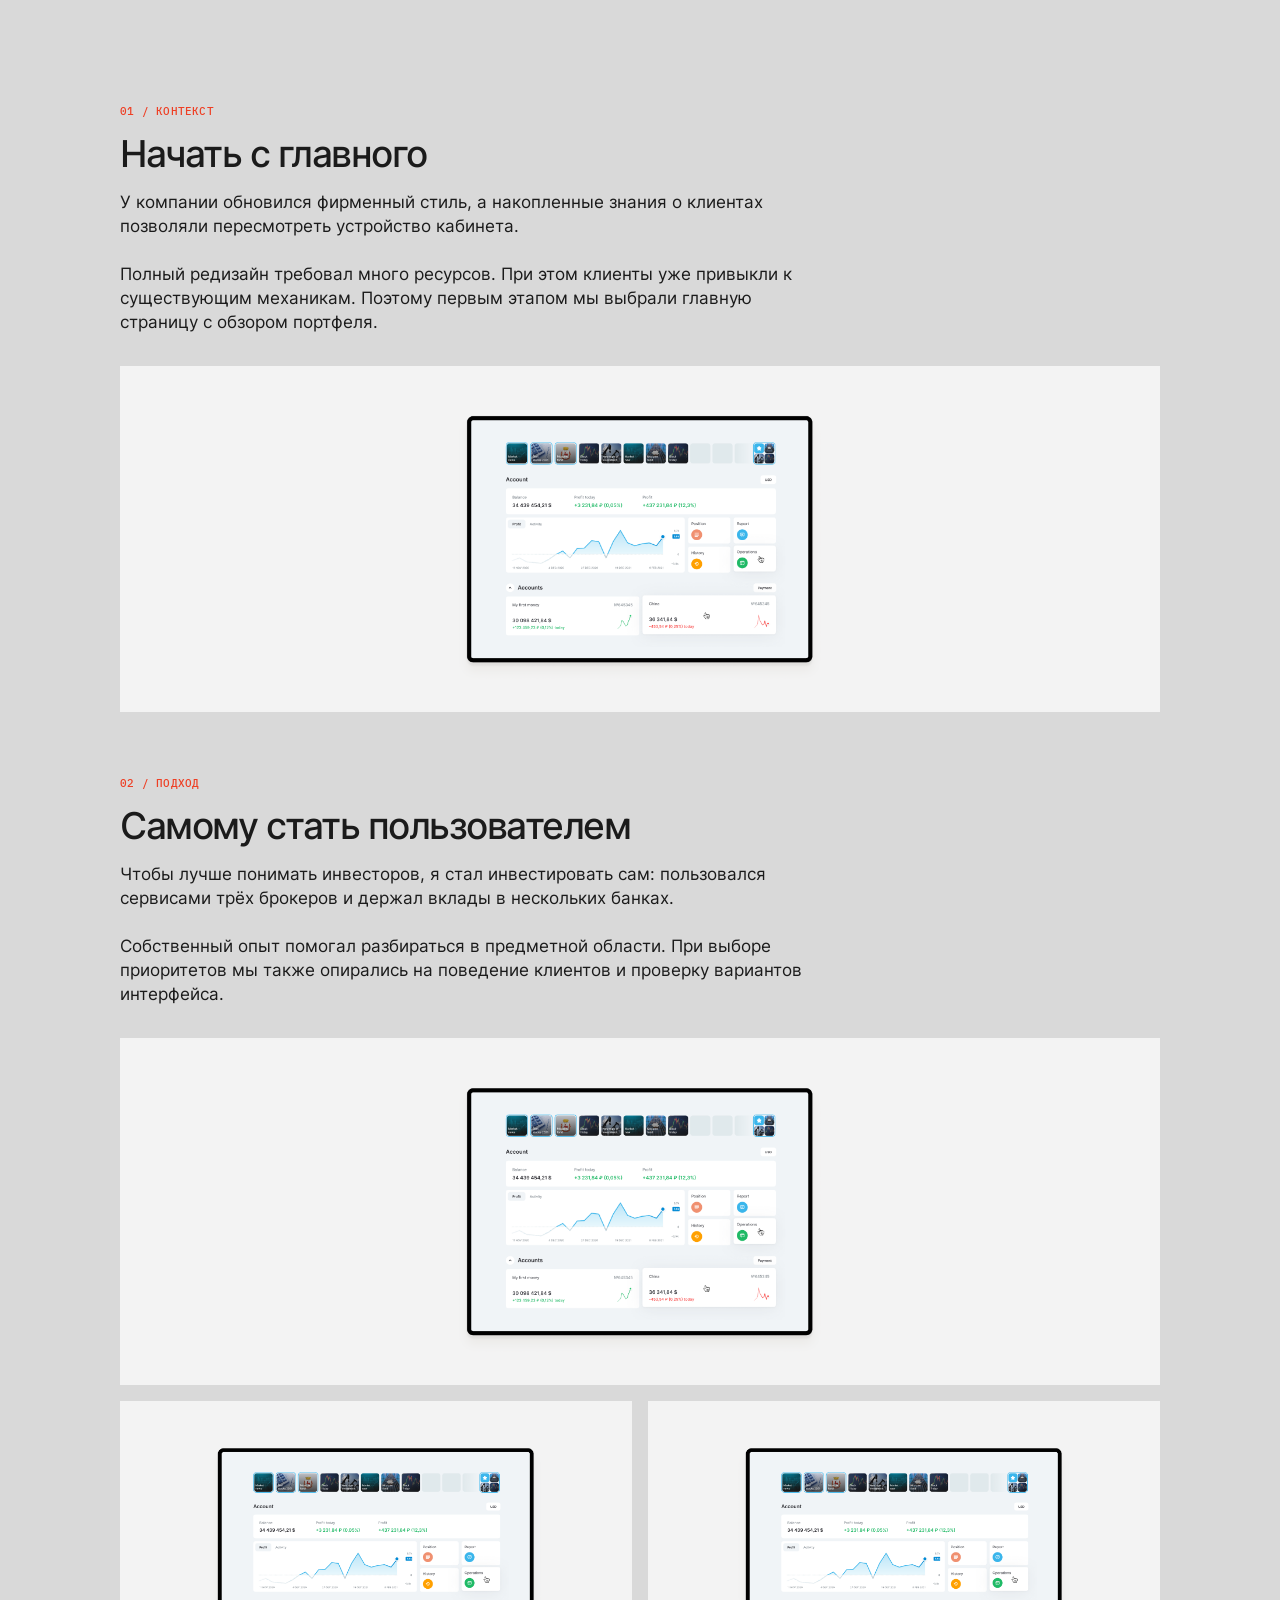
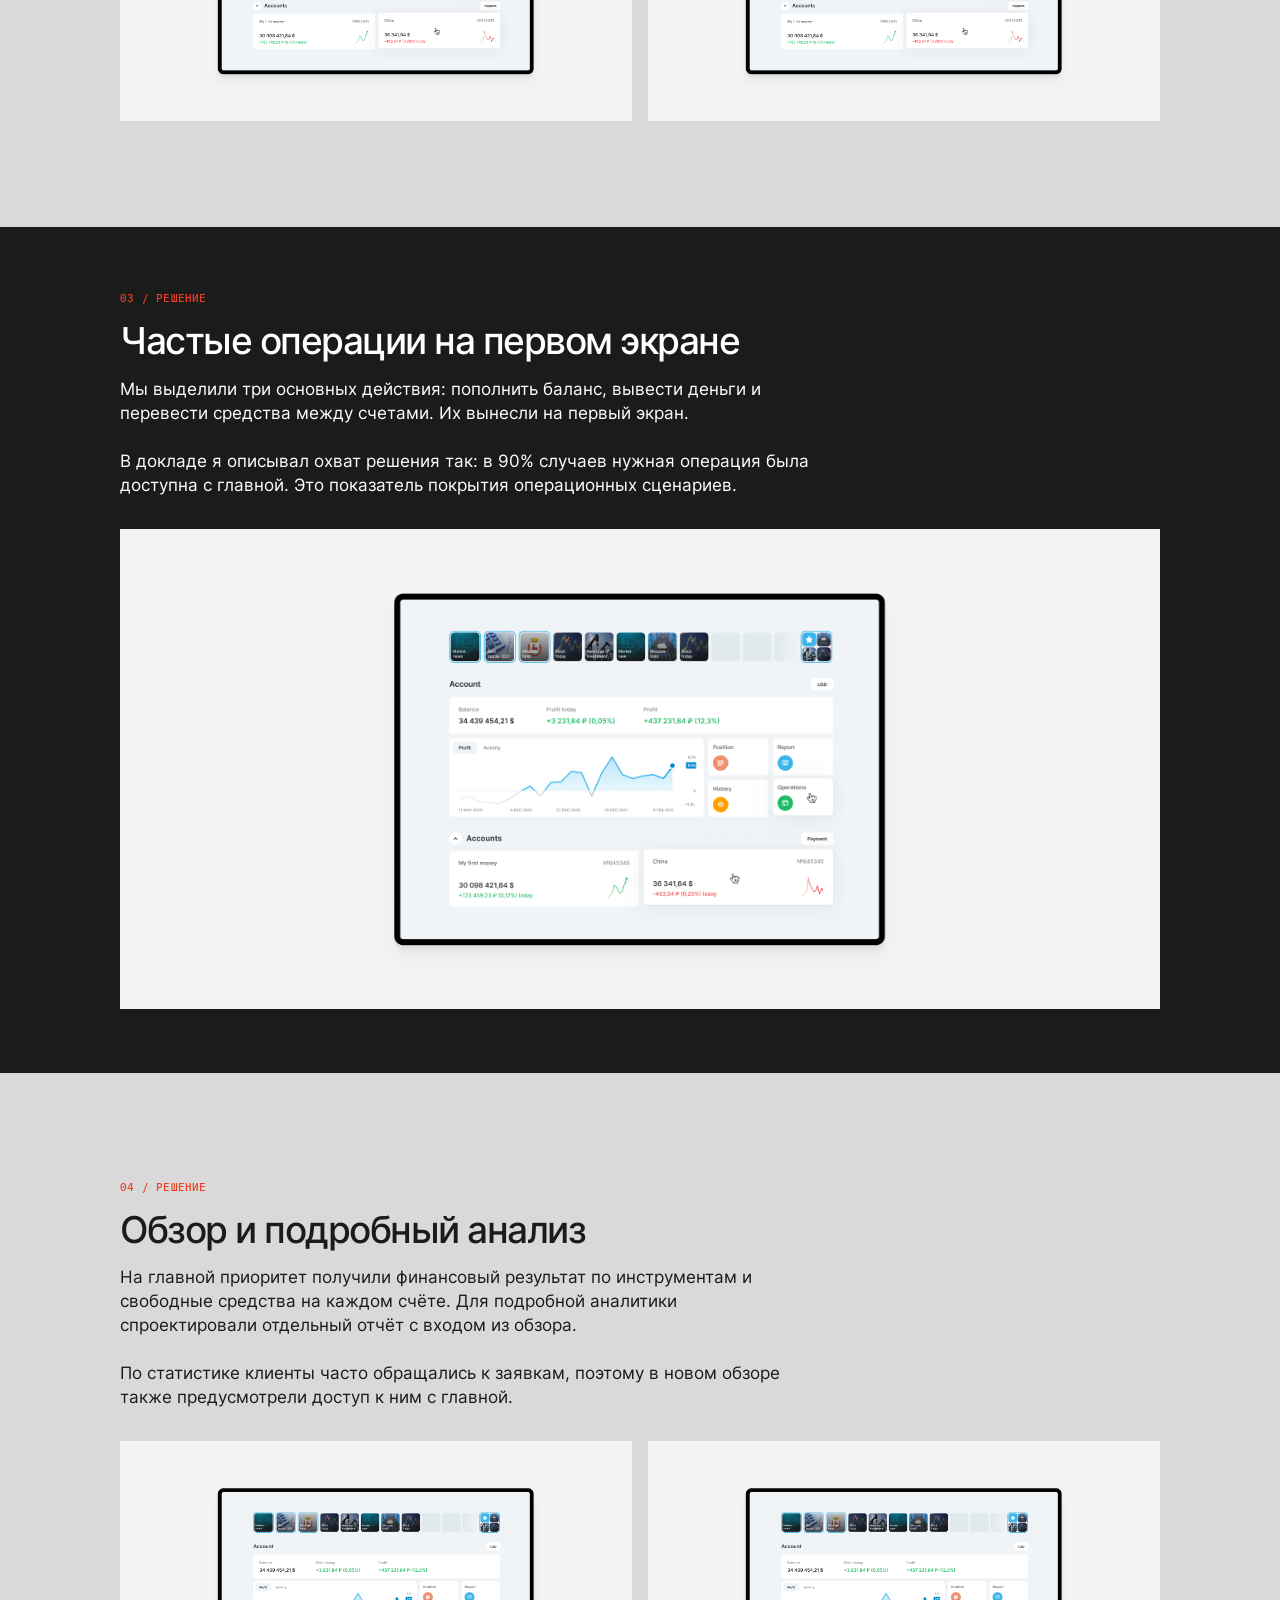
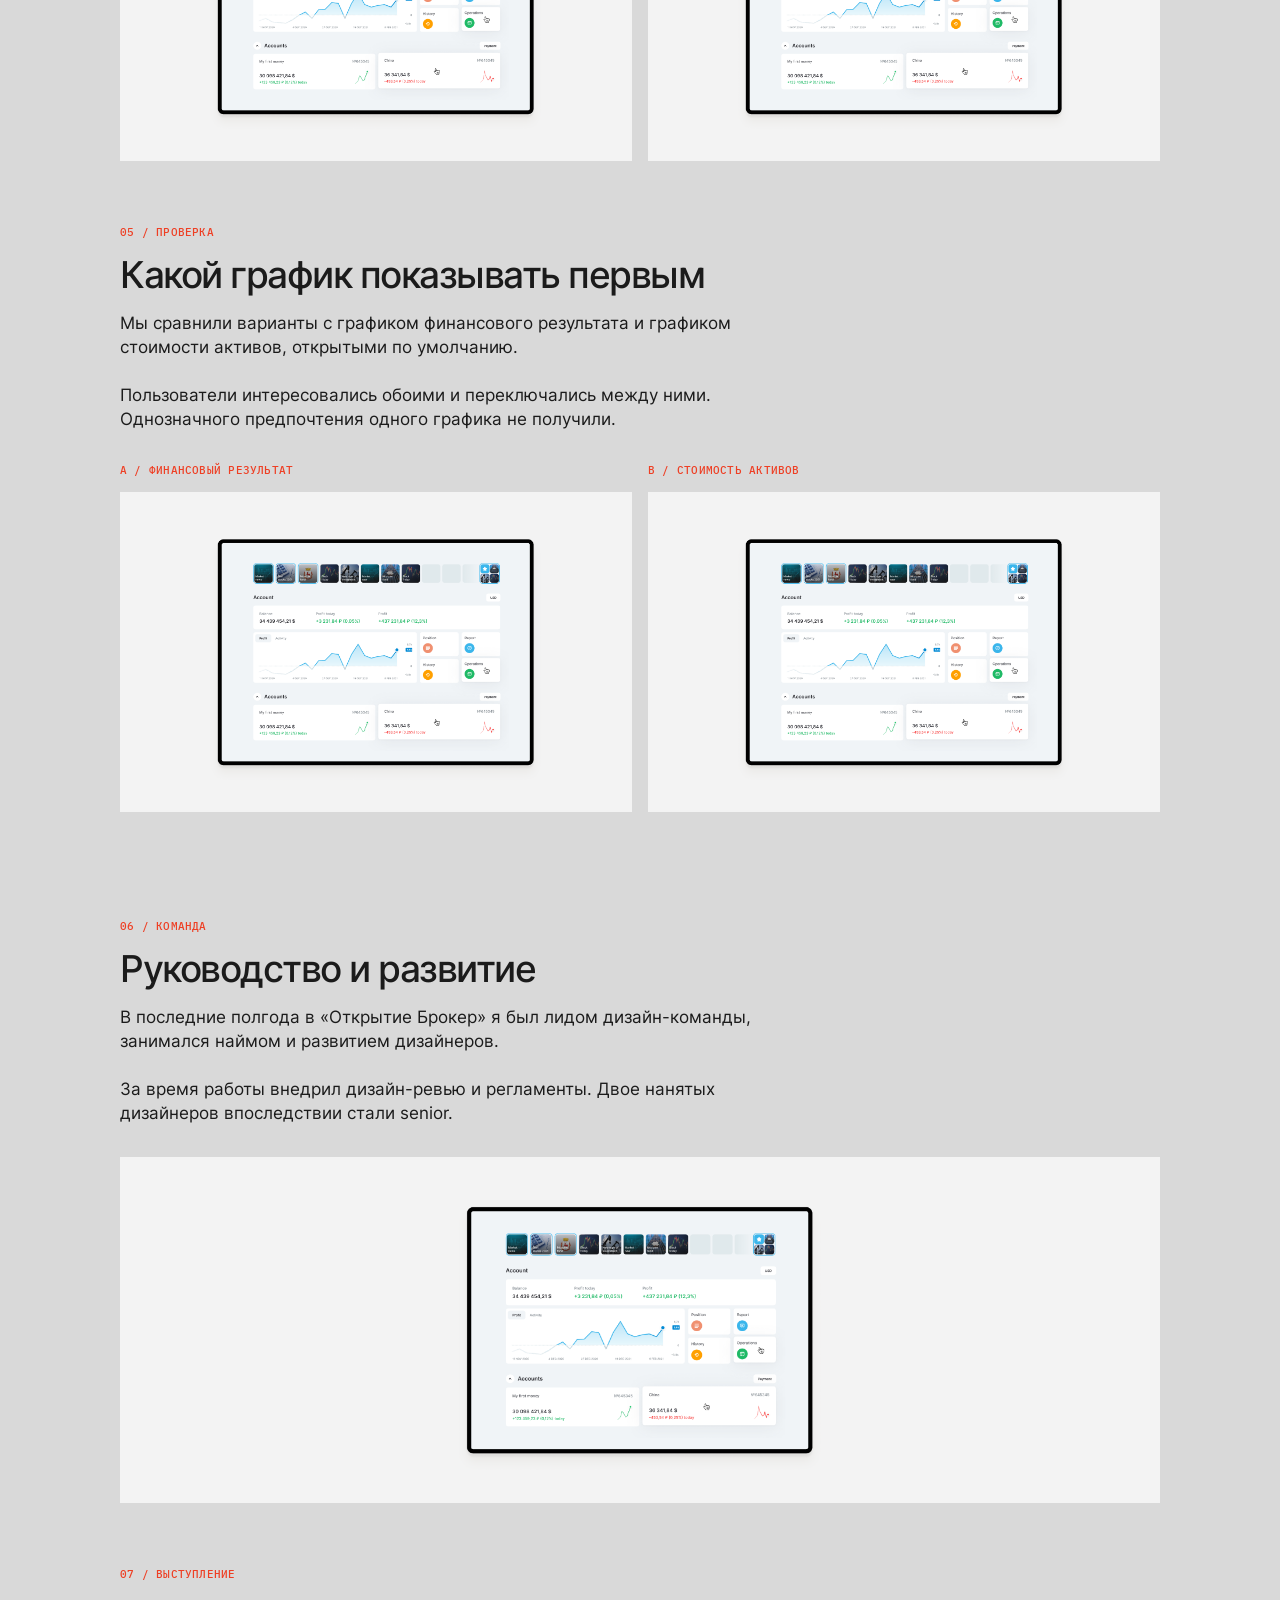
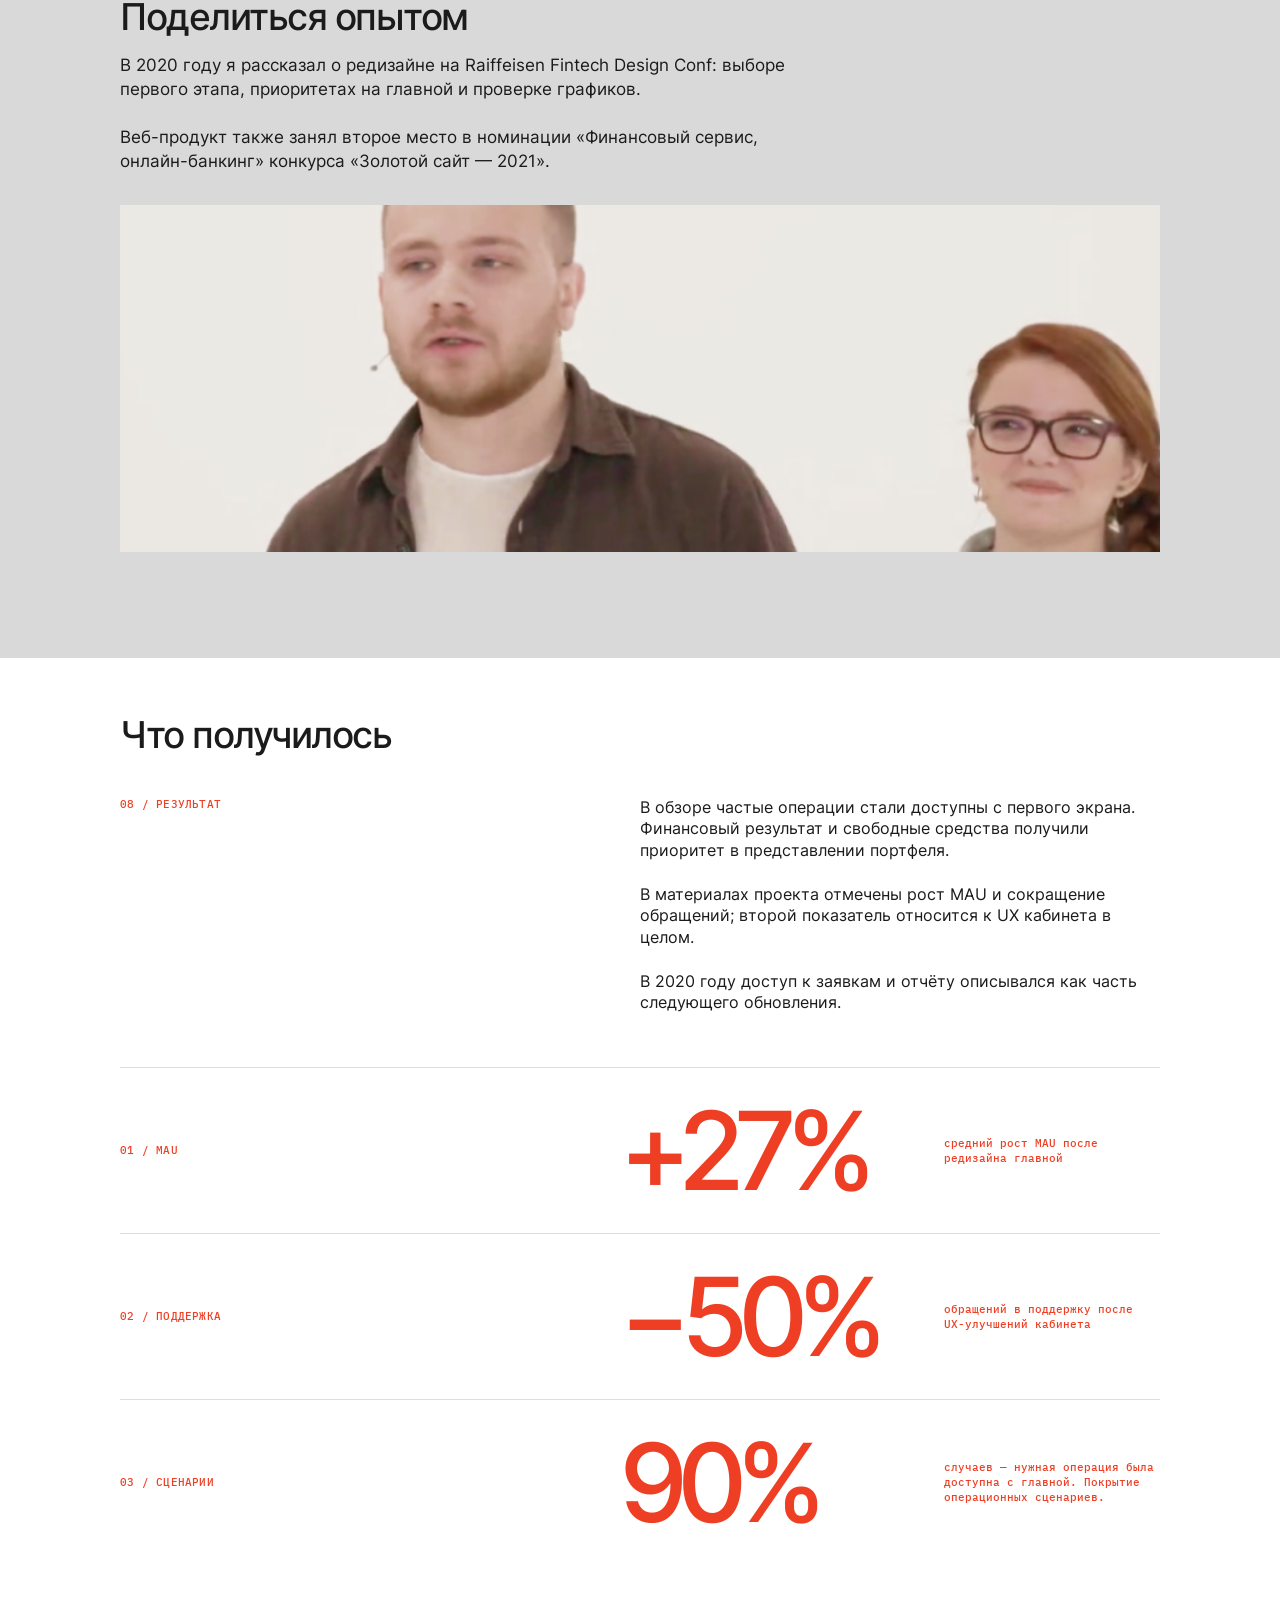
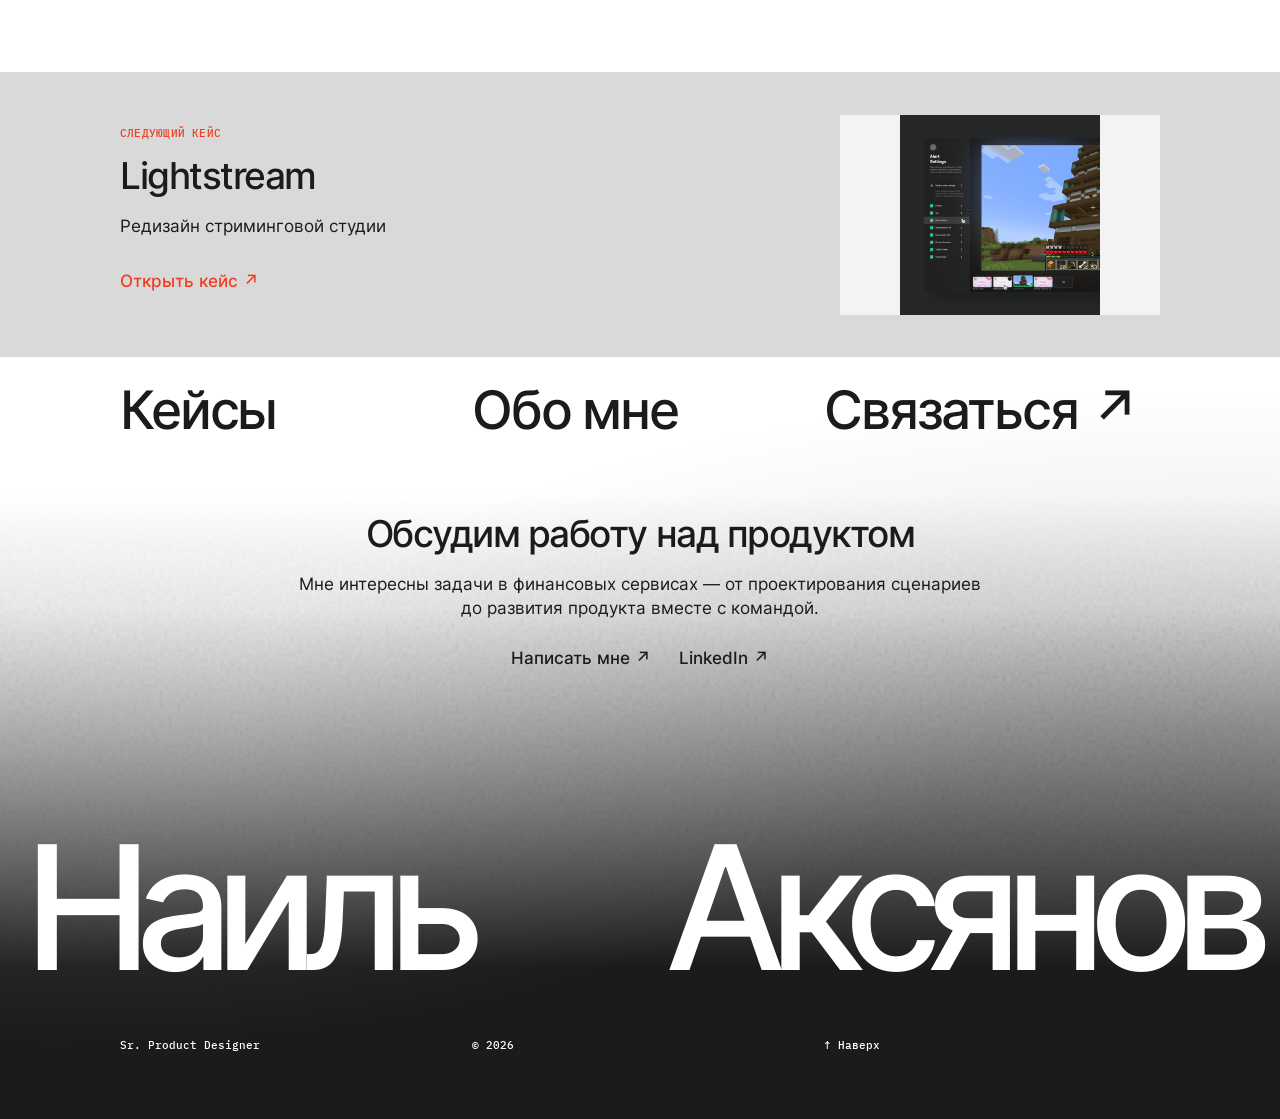
<file: otkritie.html>
<!doctype html><html lang="ru"><head><meta charset="utf-8"><meta name="viewport" content="width=device-width,initial-scale=1"><meta name="description" content="Редизайн кабинета инвестора: продуктовый дизайн, исследования, руководство командой и результаты."><meta name="theme-color" content="#ee3f24"><meta name="robots" content="noindex,nofollow"><title>Открытие Брокер — Наиль Аксянов</title><link rel="icon" href="assets/favicon.svg" type="image/svg+xml"><link rel="preload" href="assets/fonts/InterVariable.ttf" as="font" type="font/ttf" crossorigin><link rel="stylesheet" href="styles.css"><script src="app.js" defer></script></head><body id="top"><a class="skip-link" href="#main-content">Перейти к содержанию</a><header class="container site-nav case-nav meta"><a href="index.html">← Портфолио</a><a class="nav-author" href="index.html">Наиль Аксянов</a><span class="nav-role">Sr. Product Designer</span><nav aria-label="Основная навигация"><a href="index.html#about">Обо мне</a><a href="#contact">Контакт ↗</a></nav></header><main id="main-content" tabindex="-1"><div class="wide-container case-kicker meta eyebrow">Кейс 01 / Финтех / Веб-кабинет</div><h1 class="wide-container case-display"><span>Открытие</span><span>Брокер</span></h1><div class="wide-container"><a class="media-frame case-cover screen" href="assets/images/otkritie-web.png" aria-label="Открыть изображение: Открытие Брокер — интерфейс продукта" data-lightbox><img src="assets/images/otkritie-web.png" alt="Открытие Брокер — интерфейс продукта" width="840" height="540" loading="eager" decoding="async" fetchpriority="high"></a></div><section class="container case-intro" aria-labelledby="intro-heading"><div class="text-group"><p class="meta eyebrow">О проекте</p><p class="lead">Работал над веб-кабинетом, в котором клиенты управляли инвестициями и анализировали портфель. Вместе с командой пересобрали главную страницу вокруг состояния портфеля и частых операций.</p></div><div class="case-contribution text-group"><p class="meta eyebrow">Контекст</p><h2 class="heading" id="intro-heading">Редизайн обзора кабинета инвестора</h2><div class="prose reading"><p>Отвечал за дизайн главной страницы, отчётности портфеля и настроек профиля.</p></div></div><div class="case-records"><div class="info-row"><p class="meta eyebrow">Роль и период</p><div class="role-detail"><p>Sr. Product Designer · последние полгода — лид дизайн-команды</p><p class="meta">2020–2022 · Период работы в компании</p></div></div><div class="info-row"><p class="meta eyebrow">Награды / Доклад</p><div class="recognition-list"><div class="recognition"><strong>«Золотой сайт»</strong><p class="meta">2-е место · 2021 · признание продукта</p></div><div class="recognition"><strong>Raiffeisen Fintech Design Conf</strong><p class="meta">Доклад о редизайне · 2020</p></div><div class="recognition"><strong>Tagline Awards</strong><p class="meta">Бронза · мобильное приложение отдельной команды · 2020–2021</p></div></div></div></div></section><div class="case-story"><section class="chapter " aria-labelledby="context-title"><div class="container"><div class="text-group"><p class="meta eyebrow">01 / Контекст</p><h2 class="heading" id="context-title">Начать с главного</h2><div class="prose"><p>У компании обновился фирменный стиль, а накопленные знания о клиентах позволяли пересмотреть устройство кабинета.</p><p>Полный редизайн требовал много ресурсов. При этом клиенты уже привыкли к существующим механикам. Поэтому первым этапом мы выбрали главную страницу с обзором портфеля.</p></div></div><a class="media-frame support screen" href="assets/images/otkritie-web.png" aria-label="Открыть изображение: Веб-кабинет инвестора Открытие Брокер" data-lightbox><img src="assets/images/otkritie-web.png" alt="Веб-кабинет инвестора Открытие Брокер" width="840" height="540" loading="lazy" decoding="async"></a></div></section><section class="chapter related" aria-labelledby="approach-title"><div class="container"><div class="text-group"><p class="meta eyebrow">02 / Подход</p><h2 class="heading" id="approach-title">Самому стать пользователем</h2><div class="prose"><p>Чтобы лучше понимать инвесторов, я стал инвестировать сам: пользовался сервисами трёх брокеров и держал вклады в нескольких банках.</p><p>Собственный опыт помогал разбираться в предметной области. При выборе приоритетов мы также опирались на поведение клиентов и проверку вариантов интерфейса.</p></div></div><div class="media-stack"><a class="media-frame support screen" href="assets/images/otkritie-web.png" aria-label="Открыть изображение: Веб-кабинет инвестора Открытие Брокер" data-lightbox><img src="assets/images/otkritie-web.png" alt="Веб-кабинет инвестора Открытие Брокер" width="840" height="540" loading="lazy" decoding="async"></a><div class="media-pair"><a class="media-frame screen" href="assets/images/otkritie-web.png" aria-label="Открыть изображение: Веб-кабинет инвестора Открытие Брокер" data-lightbox><img src="assets/images/otkritie-web.png" alt="Веб-кабинет инвестора Открытие Брокер" width="840" height="540" loading="lazy" decoding="async"></a><a class="media-frame screen" href="assets/images/otkritie-web.png" aria-label="Открыть изображение: Веб-кабинет инвестора Открытие Брокер" data-lightbox><img src="assets/images/otkritie-web.png" alt="Веб-кабинет инвестора Открытие Брокер" width="840" height="540" loading="lazy" decoding="async"></a></div></div></div></section><section class="chapter dark" aria-labelledby="actions-title"><div class="container"><div class="text-group"><p class="meta eyebrow">03 / Решение</p><h2 class="heading" id="actions-title">Частые операции на первом экране</h2><div class="prose"><p>Мы выделили три основных действия: пополнить баланс, вывести деньги и перевести средства между счетами. Их вынесли на первый экран.</p><p>В докладе я описывал охват решения так: в 90% случаев нужная операция была доступна с главной. Это показатель покрытия операционных сценариев.</p></div></div><a class="media-frame feature screen" href="assets/images/otkritie-web.png" aria-label="Открыть изображение: Веб-кабинет инвестора Открытие Брокер" data-lightbox><img src="assets/images/otkritie-web.png" alt="Веб-кабинет инвестора Открытие Брокер" width="840" height="540" loading="lazy" decoding="async"></a></div></section><section class="chapter " aria-labelledby="overview-title"><div class="container"><div class="text-group"><p class="meta eyebrow">04 / Решение</p><h2 class="heading" id="overview-title">Обзор и подробный анализ</h2><div class="prose"><p>На главной приоритет получили финансовый результат по инструментам и свободные средства на каждом счёте. Для подробной аналитики спроектировали отдельный отчёт с входом из обзора.</p><p>По статистике клиенты часто обращались к заявкам, поэтому в новом обзоре также предусмотрели доступ к ним с главной.</p></div></div><div class="media-pair"><a class="media-frame screen" href="assets/images/otkritie-web.png" aria-label="Открыть изображение: Веб-кабинет инвестора Открытие Брокер" data-lightbox><img src="assets/images/otkritie-web.png" alt="Веб-кабинет инвестора Открытие Брокер" width="840" height="540" loading="lazy" decoding="async"></a><a class="media-frame screen" href="assets/images/otkritie-web.png" aria-label="Открыть изображение: Веб-кабинет инвестора Открытие Брокер" data-lightbox><img src="assets/images/otkritie-web.png" alt="Веб-кабинет инвестора Открытие Брокер" width="840" height="540" loading="lazy" decoding="async"></a></div></div></section><section class="chapter related" aria-labelledby="research-title"><div class="container"><div class="text-group"><p class="meta eyebrow">05 / Проверка</p><h2 class="heading" id="research-title">Какой график показывать первым</h2><div class="prose"><p>Мы сравнили варианты с графиком финансового результата и графиком стоимости активов, открытыми по умолчанию.</p><p>Пользователи интересовались обоими и переключались между ними. Однозначного предпочтения одного графика не получили.</p></div></div><div class="media-pair"><figure><p class="meta eyebrow">A / Финансовый результат</p><a class="media-frame screen" href="assets/images/otkritie-web.png" aria-label="Открыть изображение: Веб-кабинет инвестора Открытие Брокер" data-lightbox><img src="assets/images/otkritie-web.png" alt="Веб-кабинет инвестора Открытие Брокер" width="840" height="540" loading="lazy" decoding="async"></a></figure><figure><p class="meta eyebrow">B / Стоимость активов</p><a class="media-frame screen" href="assets/images/otkritie-web.png" aria-label="Открыть изображение: Веб-кабинет инвестора Открытие Брокер" data-lightbox><img src="assets/images/otkritie-web.png" alt="Веб-кабинет инвестора Открытие Брокер" width="840" height="540" loading="lazy" decoding="async"></a></figure></div></div></section><section class="chapter " aria-labelledby="team-title"><div class="container"><div class="text-group"><p class="meta eyebrow">06 / Команда</p><h2 class="heading" id="team-title">Руководство и развитие</h2><div class="prose"><p>В последние полгода в «Открытие Брокер» я был лидом дизайн-команды, занимался наймом и развитием дизайнеров.</p><p>За время работы внедрил дизайн-ревью и регламенты. Двое нанятых дизайнеров впоследствии стали senior.</p></div></div><a class="media-frame support screen" href="assets/images/otkritie-web.png" aria-label="Открыть изображение: Веб-кабинет инвестора Открытие Брокер" data-lightbox><img src="assets/images/otkritie-web.png" alt="Веб-кабинет инвестора Открытие Брокер" width="840" height="540" loading="lazy" decoding="async"></a></div></section><section class="chapter related" aria-labelledby="talk-title"><div class="container"><div class="text-group"><p class="meta eyebrow">07 / Выступление</p><h2 class="heading" id="talk-title">Поделиться опытом</h2><div class="prose"><p>В 2020 году я рассказал о редизайне на Raiffeisen Fintech Design Conf: выборе первого этапа, приоритетах на главной и проверке графиков.</p><p>Веб-продукт также занял второе место в номинации «Финансовый сервис, онлайн-банкинг» конкурса «Золотой сайт — 2021».</p></div></div><a class="media-frame support photo" href="assets/images/raiffeisen.png" aria-label="Открыть изображение: Наиль Аксянов на выступлении" data-lightbox><img src="assets/images/raiffeisen.png" alt="Наиль Аксянов на выступлении" width="840" height="540" loading="lazy" decoding="async"></a></div></section></div><section class="results" aria-labelledby="results-title"><div class="container"><div class="results-intro"><h2 class="heading" id="results-title">Что получилось</h2><p class="meta eyebrow">08 / Результат</p><div class="prose"><p>В обзоре частые операции стали доступны с первого экрана. Финансовый результат и свободные средства получили приоритет в представлении портфеля.</p><p>В материалах проекта отмечены рост MAU и сокращение обращений; второй показатель относится к UX кабинета в целом.</p><p>В 2020 году доступ к заявкам и отчёту описывался как часть следующего обновления.</p></div></div><div class="result-list"><div class="result-row"><p class="meta eyebrow">01 / MAU</p><strong class="result-number">+27%</strong><p class="meta">средний рост MAU после редизайна главной</p></div><div class="result-row"><p class="meta eyebrow">02 / Поддержка</p><strong class="result-number">−50%</strong><p class="meta">обращений в поддержку после UX-улучшений кабинета</p></div><div class="result-row"><p class="meta eyebrow">03 / Сценарии</p><strong class="result-number">90%</strong><p class="meta">случаев — нужная операция была доступна с главной. Покрытие операционных сценариев.</p></div></div></div></section><aside class="next-project" aria-label="Следующий кейс"><div class="container"><div class="next-project-text"><div class="text-group"><p class="meta eyebrow">Следующий кейс</p><h2 class="heading"><a href="lightstream.html">Lightstream</a></h2></div><div class="next-project-info"><p>Редизайн стриминговой студии</p><a class="action" href="lightstream.html">Открыть кейс <span class="arrow" aria-hidden="true">↗</span></a></div></div><a class="media-frame screen" href="lightstream.html" aria-label="Открыть кейс Lightstream"><img src="assets/images/lightstream.jpg" alt="Lightstream" width="1312" height="1312" loading="lazy" decoding="async"></a></div></aside></main><footer class="site-footer footer-mono" id="contact">
 <nav class="container footer-nav" aria-label="Навигация внизу страницы"><a href="index.html#cases">Кейсы</a><a href="index.html#about">Обо мне</a><a href="mailto:aksyanovnial@gmail.com">Связаться ↗</a></nav>
 <div class="container footer-contact"><h2 class="heading">Обсудим работу над продуктом</h2><p>Мне интересны задачи в финансовых сервисах — от проектирования сценариев до развития продукта вместе с командой.</p><div class="footer-links"><a href="mailto:aksyanovnial@gmail.com">Написать мне ↗</a><a href="https://www.linkedin.com/in/nial-aksyanov">LinkedIn ↗</a></div></div>
 <p class="wide-container footer-signature"><span>Наиль</span><span>Аксянов</span></p><div class="container footer-meta meta"><span>Sr. Product Designer</span><span>© 2026</span><a href="#top">↑ Наверх</a></div></footer><dialog class="media-dialog" id="media-dialog" aria-labelledby="dialog-title"><div class="dialog-toolbar"><h2 class="sr-only" id="dialog-title">Просмотр изображения</h2><button class="dialog-close" type="button">Закрыть ×</button></div><img class="dialog-image" alt=""><p class="dialog-caption meta"></p></dialog></body></html>
</file>
<file: styles.css>
@font-face{font-family:Inter;src:url('assets/fonts/InterVariable.ttf') format('truetype');font-style:normal;font-weight:100 900;font-display:swap}
@font-face{font-family:'IBM Plex Mono';src:url('assets/fonts/IBMPlexMono-Medium.ttf') format('truetype');font-style:normal;font-weight:500;font-display:swap}
:root{
  --paper:#d9d9d9;--white:#fff;--image-surface:#f3f3f3;--ink:#1b1b1b;--red:#ee3f24;--blue:#182584;
  --body:clamp(17px,1.354167vw,26px);--body-line:1.384615;
  --meta:clamp(11px,.833333vw,16px);--heading:clamp(29px,2.916667vw,56px);
  --section:clamp(38px,4.166667vw,80px);--compact:clamp(25px,2.083333vw,40px);
  --gap:clamp(16px,1.25vw,24px);--text-gap:clamp(14px,.833333vw,16px);
  --visual-gap:clamp(28px,2.5vw,48px);--chapter-gap:clamp(64px,8.333333vw,160px);
  --related-gap:clamp(48px,5vw,96px);--rule:rgb(27 27 27 / .14)
}
*{box-sizing:border-box}html{scroll-behavior:smooth;scroll-padding-top:24px}body{margin:0;background:var(--paper);color:var(--ink);font:400 var(--body)/var(--body-line) Inter,Arial,sans-serif;-webkit-font-smoothing:antialiased}body:has(dialog[open]){overflow:hidden}a{color:inherit;text-decoration:none}button{font:inherit}img{display:block;max-width:100%}h1,h2,h3,p,figure,dl,dd{margin:0}h2,h3{font-weight:500}button,a{-webkit-tap-highlight-color:transparent}a:focus-visible,button:focus-visible{outline:2px solid currentColor;outline-offset:6px}main:focus{outline:none}::selection{background:var(--blue);color:white}
.container{width:min(81.25%,1560px);margin-inline:auto}.wide-container{width:min(calc(100% - 48px),1872px);margin-inline:auto}.reading{max-width:66.666667%}.meta{font:500 var(--meta)/1.375 'IBM Plex Mono',monospace}.eyebrow{text-transform:uppercase;letter-spacing:.02em;color:var(--red)}.heading{font-size:var(--heading);line-height:1.142857;letter-spacing:-.04em;font-weight:500}.section-title{font-size:var(--section);line-height:1.1;letter-spacing:-.04em;font-weight:500}.compact-title{font-size:var(--compact);line-height:1.2;letter-spacing:-.04em;font-weight:500}.lead{font-size:var(--heading);line-height:1.196429;letter-spacing:0;font-weight:400}.red{color:var(--red)}.prose p+p{margin-top:1.384615em}.text-group>*+*{margin-top:var(--text-gap)}.action{display:inline-flex;align-items:center;gap:.3em;min-height:44px;color:var(--red);font-weight:500;line-height:1.384615}.action:hover,.footer-links a:hover{text-decoration:underline;text-underline-offset:.22em}.action .arrow{display:inline-block;transition:transform .2s}.action:hover .arrow{transform:translate(2px,-2px)}.skip-link{position:fixed;z-index:100;left:20px;top:12px;background:var(--white);color:var(--ink);padding:12px 18px;transform:translateY(-180%)}.skip-link:focus{transform:none}.sr-only{position:absolute;width:1px;height:1px;padding:0;margin:-1px;overflow:hidden;clip:rect(0,0,0,0);white-space:nowrap;border:0}
.site-nav{min-height:clamp(56px,3.229167vw,62px);display:flex;align-items:center;justify-content:space-between;gap:24px}.site-nav a{display:inline-flex;align-items:center;min-height:44px}.site-nav nav{display:flex;gap:clamp(24px,5.416667vw,104px)}.site-nav a:hover{text-decoration:underline;text-underline-offset:4px}.site-nav .meta{font-size:var(--meta)}.case-nav{display:grid;grid-template-columns:repeat(4,minmax(0,1fr));min-height:48px;gap:var(--gap)}.case-nav nav{justify-content:flex-end;gap:24px}.case-nav .nav-role{white-space:nowrap}
.home-hero{background:var(--red);color:var(--white);padding-bottom:clamp(16px,1.25vw,24px)}.hero-name{font-size:clamp(72px,13.333333vw,256px);font-weight:900;line-height:.9;letter-spacing:-.1em;text-align:center;padding-block:clamp(20px,1.25vw,24px)}.hero-name span{display:block}.hero-meta{display:grid;grid-template-columns:1fr 1fr;gap:var(--gap);border-top:1px solid rgb(255 255 255 / .2);padding-top:clamp(12px,.9375vw,18px)}.hero-portrait{width:clamp(172px,18.333333vw,352px);aspect-ratio:352/488;margin:clamp(28px,2.5vw,48px) auto 0;overflow:hidden;background:var(--image-surface)}.hero-portrait img{height:100%;width:100%;object-fit:cover;object-position:50% 40%}
.home-intro{background:var(--white);padding-top:clamp(40px,3.333333vw,64px)}.home-intro .intro-narrative{margin-top:var(--text-gap)}.profile-details{margin-top:clamp(32px,2.5vw,48px)}.info-row{display:grid;grid-template-columns:minmax(0,288fr) minmax(0,1248fr);gap:var(--gap);border-top:1px solid var(--rule);padding-top:var(--gap)}.info-row+.info-row{margin-top:clamp(24px,1.666667vw,32px)}.info-content .prose{max-width:83.333333%}.profile-details .prose p+p{margin-top:var(--text-gap)}.actions{display:flex;flex-wrap:wrap;gap:clamp(20px,1.666667vw,32px);margin-top:var(--text-gap)}.credential-list,.recognition-list{display:grid;gap:var(--text-gap)}.credential,.recognition{display:grid;grid-template-columns:minmax(0,400fr) minmax(0,824fr);align-items:center;gap:var(--gap)}.credential strong,.recognition strong{font-weight:400}.credential .years{font-size:var(--heading);font-weight:500;line-height:1.142857;letter-spacing:-.04em;color:var(--red)}.credential:last-child strong{color:var(--red)}
.section-heading{display:grid;gap:var(--text-gap)}.selected-work{background:var(--white);padding-top:var(--related-gap)}.selected-work>.container>.project-card{margin-top:var(--visual-gap)}.project-card{display:grid;gap:var(--visual-gap)}.project-header{display:grid;gap:var(--text-gap)}.project-info{display:grid;gap:clamp(24px,1.666667vw,32px)}.project-description{display:grid;gap:clamp(10px,.625vw,12px);max-width:66.666667%}.project-card .project-title-link:hover{text-decoration:underline;text-decoration-thickness:1px;text-underline-offset:.13em}.selected-work>.container{padding-bottom:var(--chapter-gap)}.dark{color:var(--white);background:var(--ink)}.dark .media-frame{background:var(--ink)}.dark-feature{padding-block:var(--related-gap)}.dark-feature .media-frame{background:#252525}.project-card .media-frame{aspect-ratio:13/6}.media-frame{position:relative;display:block;width:100%;min-width:0;overflow:hidden;background:var(--image-surface);border:0;cursor:zoom-in}.media-frame img{width:100%;height:100%;object-fit:contain;transition:transform .45s ease}.media-frame:hover img{transform:scale(1.015)}.media-frame:focus-visible{outline-color:var(--red)}.media-frame.screen img{padding:clamp(8px,1.25vw,24px)}.media-frame.photo img{object-fit:cover;object-position:center 35%}.media-frame.blue{background:var(--blue)}.media-frame.lightstream{background:#242827}.media-frame.lightstream img{padding:0}.media-frame.support{aspect-ratio:3/1}.media-frame.feature{aspect-ratio:13/6}.media-pair{display:grid;grid-template-columns:repeat(2,minmax(0,1fr));gap:var(--gap)}.media-pair .media-frame{aspect-ratio:8/5}.media-pair figure{min-width:0}.media-pair figure .meta{margin-bottom:var(--text-gap)}.media-stack{display:grid;gap:var(--gap)}
.other-work{padding-block:var(--chapter-gap)}.project-grid{display:grid;grid-template-columns:repeat(2,minmax(0,1fr));gap:clamp(48px,4.166667vw,80px) var(--gap);margin-top:clamp(40px,4.166667vw,80px)}.compact-card{min-width:0;display:grid;align-content:start;gap:clamp(24px,1.666667vw,32px)}.compact-card .media-frame{aspect-ratio:96/65}.compact-card .prose p+p{margin-top:var(--text-gap)}.blog{padding-top:var(--related-gap);background:var(--white)}.blog-content{margin-top:var(--visual-gap);display:grid;gap:var(--visual-gap)}.blog-proof{display:grid;gap:8px;max-width:66.666667%;color:var(--red)}.community{padding-block:var(--chapter-gap);background:var(--white)}.community-list{margin-top:clamp(40px,4.166667vw,80px)}.community-row{display:grid;grid-template-columns:minmax(0,620fr) minmax(0,840fr);gap:clamp(32px,5.208333vw,100px);border-top:1px solid var(--rule);padding-block:clamp(24px,1.875vw,36px)}.community-row header{display:grid;align-content:start;gap:var(--text-gap)}
.case-kicker{height:clamp(38px,2.5vw,48px);display:flex;align-items:center}.case-display{font-size:clamp(52px,10.625vw,204px);font-weight:900;line-height:1.039216;letter-spacing:-.1em;text-transform:uppercase}.case-display span+span::before{content:' '}.case-cover{aspect-ratio:2/1;margin-top:clamp(14px,.9375vw,18px);background:var(--image-surface)}.case-cover img{padding:clamp(8px,.78125vw,15px)}.case-intro{padding-top:var(--chapter-gap)}.case-contribution{margin-top:clamp(48px,4.166667vw,80px)}.case-records{margin-top:clamp(40px,4.166667vw,80px)}.role-detail .meta{margin-top:12px}.case-records .info-row+.info-row{margin-top:clamp(24px,1.666667vw,32px)}.case-story{margin-top:var(--chapter-gap)}.chapter{padding-top:0}.chapter+.chapter{margin-top:var(--chapter-gap)}.chapter.related{margin-top:var(--related-gap)}.chapter>.container{display:grid;gap:var(--visual-gap)}.chapter .text-group{max-width:100%}.chapter .prose{max-width:66.666667%}.chapter.dark{padding-block:var(--related-gap)}.chapter.dark .media-frame{background:var(--image-surface)}.chapter.dark+.chapter{margin-top:var(--chapter-gap)}.chapter .media-frame img{max-width:100%}.case-story>.chapter:last-child{padding-bottom:var(--chapter-gap)}.results{background:var(--white);padding-block:clamp(56px,4.166667vw,80px) var(--chapter-gap)}.results-intro{display:grid;grid-template-columns:minmax(0,720fr) minmax(0,780fr);column-gap:clamp(24px,3.125vw,60px);row-gap:clamp(28px,3.125vw,60px)}.results-intro h2{grid-column:1/-1}.results-intro .prose{font-size:clamp(16px,1.145833vw,22px);line-height:1.35}.result-list{margin-top:clamp(40px,4.166667vw,80px)}.result-row{display:grid;grid-template-columns:minmax(0,720fr) minmax(0,460fr) minmax(0,324fr);gap:clamp(16px,1.458333vw,28px);align-items:center;min-height:clamp(160px,12.96875vw,249px);border-top:1px solid var(--rule);color:var(--red)}.result-number{font-size:clamp(76px,8.541667vw,164px);font-weight:500;line-height:1.073171;letter-spacing:-.1em;white-space:nowrap}.next-project{padding-block:clamp(40px,3.333333vw,64px)}.next-project .container{display:grid;grid-template-columns:minmax(0,1040fr) minmax(0,480fr);gap:clamp(24px,2.083333vw,40px);align-items:center}.next-project-text{display:grid;gap:var(--gap)}.next-project-info{display:grid;gap:clamp(16px,1.666667vw,32px)}.next-project .media-frame{aspect-ratio:8/5;cursor:pointer}.next-project .media-frame img{padding:0}
.site-footer{position:relative;isolation:isolate;overflow:hidden;padding-top:clamp(24px,1.666667vw,32px);padding-bottom:clamp(44px,5.104167vw,98px);color:var(--white);background:radial-gradient(ellipse at 15% 8%,#ee3f24 0,transparent 48%),radial-gradient(ellipse at 80% 0%,#ee3f24 0,transparent 57%),linear-gradient(180deg,#88281c 0%,#1b1b1b 86%)}.footer-nav{display:grid;grid-template-columns:repeat(3,minmax(0,1fr));gap:var(--gap)}.footer-nav a{font-size:var(--section);line-height:1.1;letter-spacing:-.04em;font-weight:500;white-space:nowrap}.footer-nav a:hover{opacity:.72}.footer-contact{margin-top:clamp(72px,5.729167vw,110px);text-align:center;display:grid;justify-items:center;gap:var(--gap)}.footer-contact>p{max-width:66.666667%}.footer-links{display:flex;justify-content:center;gap:clamp(28px,2.083333vw,40px)}.footer-links a{font-weight:500;min-height:44px;display:inline-flex;align-items:center}.footer-signature{font-size:clamp(72px,13.541667vw,260px);line-height:1.05;font-weight:500;letter-spacing:-.1em;display:flex;gap:.08em;justify-content:space-between;margin-top:clamp(108px,10.677083vw,205px)}.footer-meta{margin-top:clamp(40px,2.708333vw,52px);display:grid;grid-template-columns:repeat(3,minmax(0,1fr));gap:var(--gap)}.footer-mono{color:var(--ink);background:linear-gradient(180deg,#fff 0%,#fff 18%,#e6e6e6 33%,#1b1b1b 80%)}.footer-mono::before{content:'';position:absolute;z-index:-1;inset:18% 0 5%;opacity:.4;mix-blend-mode:multiply;background-image:url("data:image/svg+xml,%3Csvg viewBox='0 0 180 180' xmlns='http://www.w3.org/2000/svg'%3E%3Cfilter id='n'%3E%3CfeTurbulence type='fractalNoise' baseFrequency='.75' numOctaves='3' stitchTiles='stitch'/%3E%3C/filter%3E%3Crect width='100%25' height='100%25' opacity='.7' filter='url(%23n)'/%3E%3C/svg%3E");mask-image:linear-gradient(transparent,#000 25%,#000 70%,transparent)}.footer-mono .footer-signature,.footer-mono .footer-meta{color:var(--white)}
.media-dialog{border:0;padding:20px;background:var(--white);color:var(--ink);width:min(1440px,94vw);max-height:94dvh;overflow:auto}.media-dialog::backdrop{background:rgb(0 0 0 / .85)}.dialog-toolbar{display:flex;justify-content:flex-end;margin-bottom:16px}.dialog-close{border:1px solid var(--ink);background:var(--white);color:var(--ink);padding:10px 16px;min-height:44px;cursor:pointer}.dialog-image{width:100%;max-height:75dvh;object-fit:contain}.dialog-caption{margin-top:16px;max-width:100%}
@media(min-width:1921px){.hero-name{font-size:256px}.case-display{font-size:204px}}
@media(max-width:1000px){.container{width:calc(100% - 64px)}.wide-container{width:calc(100% - 32px)}.reading,.project-description,.chapter .prose,.blog-proof{max-width:80%}.info-row{grid-template-columns:170px minmax(0,1fr)}.info-content .prose{max-width:100%}.credential,.recognition{grid-template-columns:minmax(0,1fr) minmax(0,1.5fr)}.result-row{grid-template-columns:.8fr 1fr 1fr}.case-nav .nav-role{display:none}.case-nav{grid-template-columns:1fr 1fr 1fr}.case-nav nav{gap:16px}.footer-contact>p{max-width:85%}.footer-nav a{font-size:clamp(29px,4.166667vw,80px)}}
@media(max-width:640px){
  :root{--meta:11px;--body:17px;--body-line:1.45;--heading:32px;--section:40px;--compact:28px;--chapter-gap:72px;--related-gap:48px;--visual-gap:28px}
  .container{width:calc(100% - 40px)}.wide-container{width:calc(100% - 32px)}.reading,.project-description,.chapter .prose,.blog-proof{max-width:100%}.site-nav{gap:12px}.home-hero .site-nav{flex-direction:column;align-items:stretch;padding-block:10px}.home-hero .site-nav nav{justify-content:space-between}.site-nav nav{gap:16px}.hero-name{font-size:clamp(64px,19.8vw,126px);padding-block:24px}.hero-meta{grid-template-columns:1fr;gap:10px}.hero-meta p:last-child{max-width:260px}.hero-portrait{width:172px;margin-top:28px;aspect-ratio:352/488}.home-hero{padding-bottom:24px}.home-intro{padding-top:40px}.lead{font-size:30px;line-height:1.2}.intro-narrative{margin-top:20px!important}.profile-details{margin-top:32px}.info-row{grid-template-columns:1fr;gap:16px;padding-top:20px}.info-row+.info-row{margin-top:24px}.credential,.recognition{grid-template-columns:minmax(0,1fr) minmax(0,1.3fr);gap:16px}.credential .years{font-size:36px}.credential-list,.recognition-list{gap:18px}.recognition{grid-template-columns:1fr;gap:6px}.recognition .meta{font-size:12px}.actions{gap:24px}.section-title{font-size:38px}.selected-work{padding-top:64px}.media-frame.screen img{padding:8px}.project-card .media-frame,.media-frame.feature{aspect-ratio:4/3}.media-frame.support{aspect-ratio:3/2}.media-pair{grid-template-columns:1fr;gap:24px}.media-pair .media-frame{aspect-ratio:8/5}.project-grid{grid-template-columns:1fr;gap:48px;margin-top:32px}.compact-card{gap:24px}.compact-card .media-frame{aspect-ratio:3/2}.community-list{margin-top:32px}.community-row{grid-template-columns:1fr;gap:18px;padding-block:24px}.case-nav{grid-template-columns:1fr auto;gap:12px}.case-nav .nav-author{display:none}.case-nav nav{gap:16px}.case-kicker{height:40px}.case-display{font-size:clamp(54px,14.5vw,88px);line-height:.96;letter-spacing:-.08em}.case-display span{display:block}.case-display span+span::before{content:none}.case-cover{aspect-ratio:4/3;margin-top:24px}.case-cover img{padding:0}.case-intro{padding-top:56px}.case-contribution,.case-records{margin-top:40px}.case-story{margin-top:64px}.chapter .text-group>*+*{margin-top:16px}.chapter .prose{margin-top:20px}.results-intro{grid-template-columns:1fr;row-gap:24px}.results-intro h2{grid-column:auto}.results-intro .prose{font-size:17px;line-height:1.45}.result-list{margin-top:32px}.result-row{grid-template-columns:minmax(0,1fr) minmax(0,1.15fr);gap:16px;padding-block:24px;min-height:0}.result-row>.eyebrow{grid-column:1/-1}.result-number{font-size:80px}.result-row>.meta:last-child{font-size:12px}.next-project .container{grid-template-columns:minmax(0,1fr) 112px;gap:16px}.next-project .heading{font-size:29px}.next-project .media-frame{aspect-ratio:1}.next-project-text{gap:16px}.next-project-info{gap:12px}.next-project-info>p{font-size:15px}.next-project .action{font-size:16px}.footer-nav{grid-template-columns:1fr;gap:12px}.footer-nav a{font-size:32px;line-height:1.15;min-height:44px}.footer-contact{margin-top:72px;gap:24px}.footer-contact>.heading{font-size:32px}.footer-contact>p{max-width:100%}.footer-links{gap:28px}.footer-signature{flex-direction:column;gap:0;margin-top:104px;font-size:clamp(78px,21vw,130px);line-height:.94;letter-spacing:-.09em}.footer-meta{grid-template-columns:1fr 1fr;gap:20px;margin-top:40px}.footer-meta>a:last-child{grid-column:2;grid-row:1;justify-self:end}.footer-meta>span:nth-child(2){grid-column:1;grid-row:2}.site-footer{padding-bottom:40px}.media-dialog{padding:14px}.dialog-caption{font-size:12px}
}
/* Soft ink fields echo the poster references; all lettering stays in real HTML. */
:root{--motion-ease:cubic-bezier(.22,1,.36,1)}
.home-hero{position:relative;isolation:isolate;overflow:clip}
.ink-field{position:absolute;z-index:-1;inset:0;overflow:hidden;pointer-events:none}
.ink-field::before,.ink-field::after{content:'';position:absolute;inset:-15%;background-repeat:no-repeat;transform-origin:center}
.home-hero .ink-field::before{background:radial-gradient(ellipse at 13% 35%,rgb(115 26 20 / .52),transparent 52%),radial-gradient(ellipse at 87% 78%,rgb(138 29 18 / .4),transparent 45%)}
.home-hero .ink-field::after{background:radial-gradient(ellipse at 76% 13%,rgb(255 164 90 / .55),transparent 44%),radial-gradient(ellipse at 34% 83%,rgb(255 116 59 / .6),transparent 42%)}
.site-footer .ink-field::before{background:radial-gradient(ellipse at 15% 28%,rgb(238 63 36 / .5),transparent 52%)}
.site-footer .ink-field::after{background:radial-gradient(ellipse at 85% 46%,rgb(255 128 67 / .22),transparent 48%)}
.footer-mono .ink-field::before{background:radial-gradient(ellipse at 15% 35%,rgb(255 255 255 / .25),transparent 50%)}
.footer-mono .ink-field::after{background:radial-gradient(ellipse at 85% 50%,rgb(27 27 27 / .14),transparent 50%)}
@keyframes ink-drift{from{transform:translate3d(-3%,-2%,0) scale(1)}to{transform:translate3d(4%,3%,0) scale(1.07)}}
.motion-ready .ink-field::before,.motion-ready .ink-field::after{animation:ink-drift 20s ease-in-out infinite alternate;animation-play-state:paused}
.motion-ready .ink-field::after{animation-duration:26s;animation-direction:alternate-reverse}
.motion-ready .ink-active::before,.motion-ready .ink-active::after{animation-play-state:running}
.page-sleep .ink-field::before,.page-sleep .ink-field::after{animation-play-state:paused}

@keyframes portfolio-focus{from{opacity:.45;filter:blur(10px);transform:scale(1.025)}to{opacity:1;filter:blur(0);transform:scale(1)}}
@keyframes portfolio-portrait{from{opacity:.3;filter:blur(4px);transform:translateY(8px)}to{opacity:1;filter:blur(0);transform:translateY(0)}}
@keyframes portfolio-enter{from{opacity:.3;filter:blur(5px);transform:translateY(6px)}to{opacity:1;filter:blur(0);transform:translateY(0)}}
@keyframes portfolio-image-enter{from{opacity:.45;filter:blur(3px);clip-path:inset(0 0 2% 0)}to{opacity:1;filter:blur(0);clip-path:inset(0)}}
@keyframes portfolio-meta{from{opacity:.5}to{opacity:1}}
.intro-play .hero-name span,.case-display.intro-play{animation:portfolio-focus .8s var(--motion-ease) both}
.intro-play .hero-name span+span{animation-delay:70ms}
.intro-play .hero-meta{animation:portfolio-meta .6s var(--motion-ease) .15s both}
.intro-play .hero-portrait{animation:portfolio-portrait .75s var(--motion-ease) .25s both}
.motion-enter{animation:portfolio-enter .7s var(--motion-ease) both}
.media-frame.motion-enter,.media-pair.motion-enter{animation-name:portfolio-image-enter;animation-duration:.85s}
.result-number.motion-enter{animation-duration:.6s}
.motion-enter:focus-within{animation:none}
@media(max-width:640px){
  @keyframes portfolio-focus{from{opacity:.55;filter:blur(6px);transform:scale(1.015)}to{opacity:1;filter:blur(0);transform:scale(1)}}
  @keyframes portfolio-image-enter{from{opacity:.55;filter:blur(1.5px)}to{opacity:1;filter:blur(0)}}
}
@media(prefers-reduced-motion:reduce){html{scroll-behavior:auto}*,*::before,*::after{animation:none!important;transition:none!important}}
</file>
